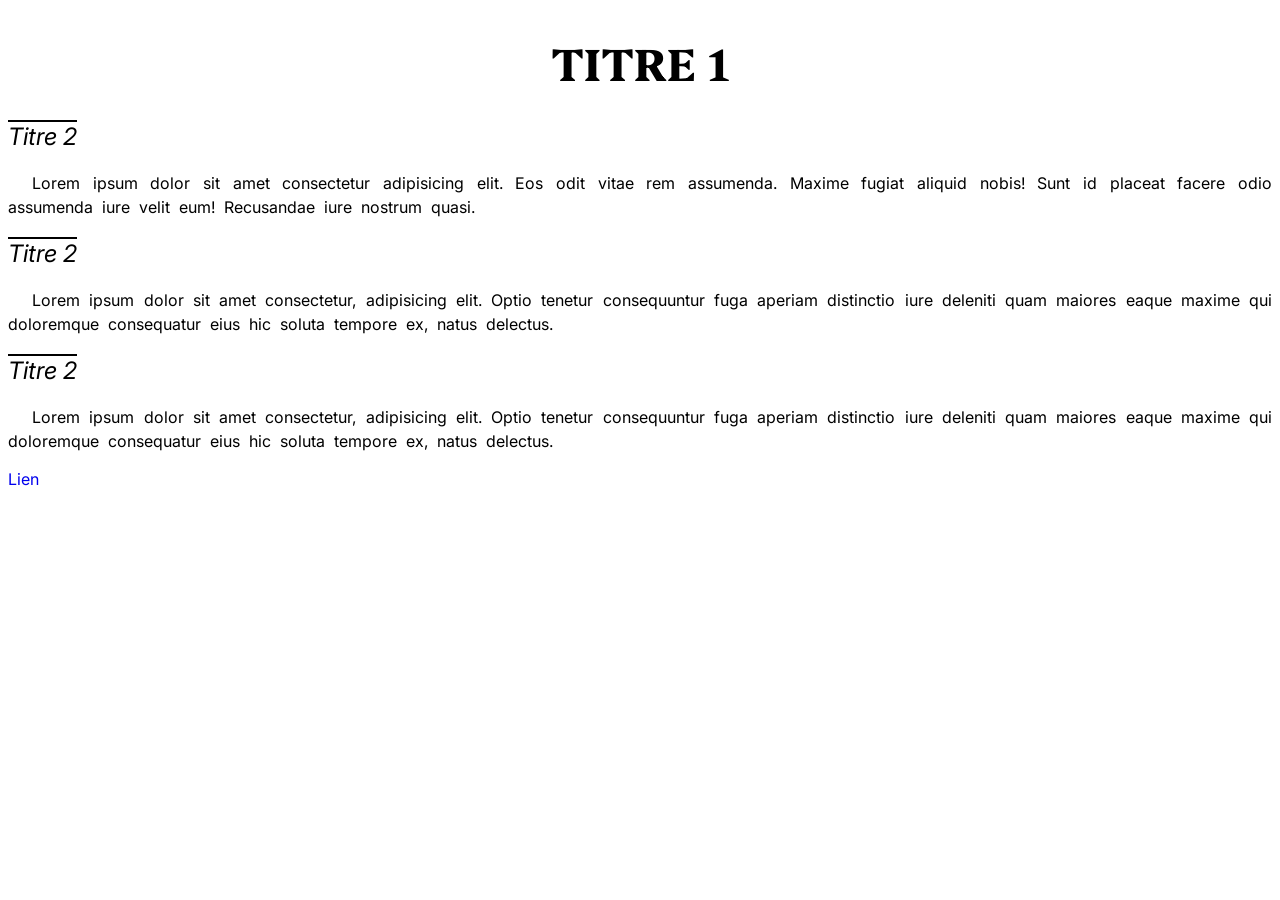
<file: cours/01_formatage_text/index.html>
<!DOCTYPE html>
<html lang="en">
<head>
   <meta charset="UTF-8">
   <meta name="viewport" content="width=device-width, initial-scale=1.0">
   <title>Formatage texte</title>
   <link rel="stylesheet" href="assets/css/style.css">
   <!-- <link rel="preconnect" href="https://fonts.googleapis.com">
   <link rel="preconnect" href="https://fonts.gstatic.com" crossorigin>
   <link href="https://fonts.googleapis.com/css2?family=Inter:wght@100..900&display=swap" rel="stylesheet"> -->
</head>
<body>
   
   <h1>Titre 1</h1>

   <h2>Ti<span class="hidden">tre</span> 2</h2>
   
   <p>Lorem ipsum dolor sit amet consectetur adipisicing elit. Eos odit vitae rem assumenda. Maxime fugiat aliquid nobis! Sunt id placeat facere odio assumenda iure velit eum! Recusandae iure nostrum quasi.</p>
   
   <h2>Titre 2</h2>

   <p>Lorem ipsum dolor sit amet consectetur, adipisicing elit. Optio tenetur consequuntur fuga aperiam distinctio iure deleniti quam maiores eaque maxime qui doloremque consequatur eius hic soluta tempore ex, natus delectus.</p>
   
   <h2>Titre 2</h2>

   <p>Lorem ipsum dolor sit amet consectetur, adipisicing elit. Optio tenetur consequuntur fuga aperiam distinctio iure deleniti quam maiores eaque maxime qui doloremque consequatur eius hic soluta tempore ex, natus delectus.</p>

   <a href="https://goole.com" class="'btn">Lien</a>

</body>
</html>
</file>
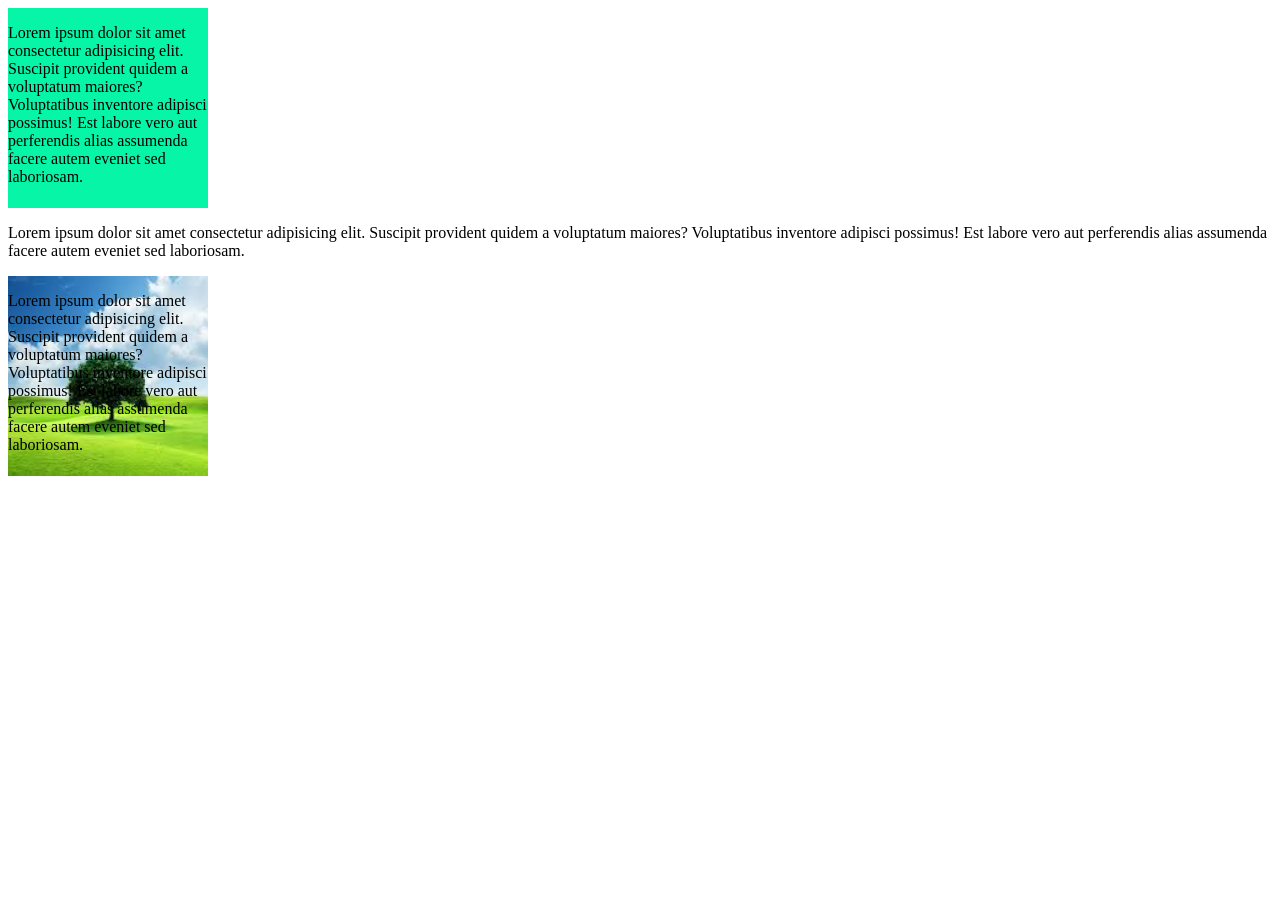
<file: cours/02_border_shadow/index.html>
<!DOCTYPE html>
<html lang="en">
<head>
   <meta charset="UTF-8">
   <meta name="viewport" content="width=device-width, initial-scale=1.0">
   <title>Document</title>
   <link rel="stylesheet" href="assets/css/style.css">
</head>
<body>
   
   <div class="box">
      <p>Lorem ipsum dolor sit amet consectetur adipisicing elit. Suscipit provident quidem a voluptatum maiores? Voluptatibus inventore adipisci possimus! Est labore vero aut perferendis alias assumenda facere autem eveniet sed laboriosam.
      </p>
   </div>

      <p>Lorem ipsum dolor sit amet consectetur adipisicing elit. Suscipit provident quidem a voluptatum maiores? Voluptatibus inventore adipisci possimus! Est labore vero aut perferendis alias assumenda facere autem eveniet sed laboriosam.
      </p>


   <div class="bkg-img">
      <p>Lorem ipsum dolor sit amet consectetur adipisicing elit. Suscipit provident quidem a voluptatum maiores? Voluptatibus inventore adipisci possimus! Est labore vero aut perferendis alias assumenda facere autem eveniet sed laboriosam.
      </p>
   </div>
  

</body>
</html>
</file>
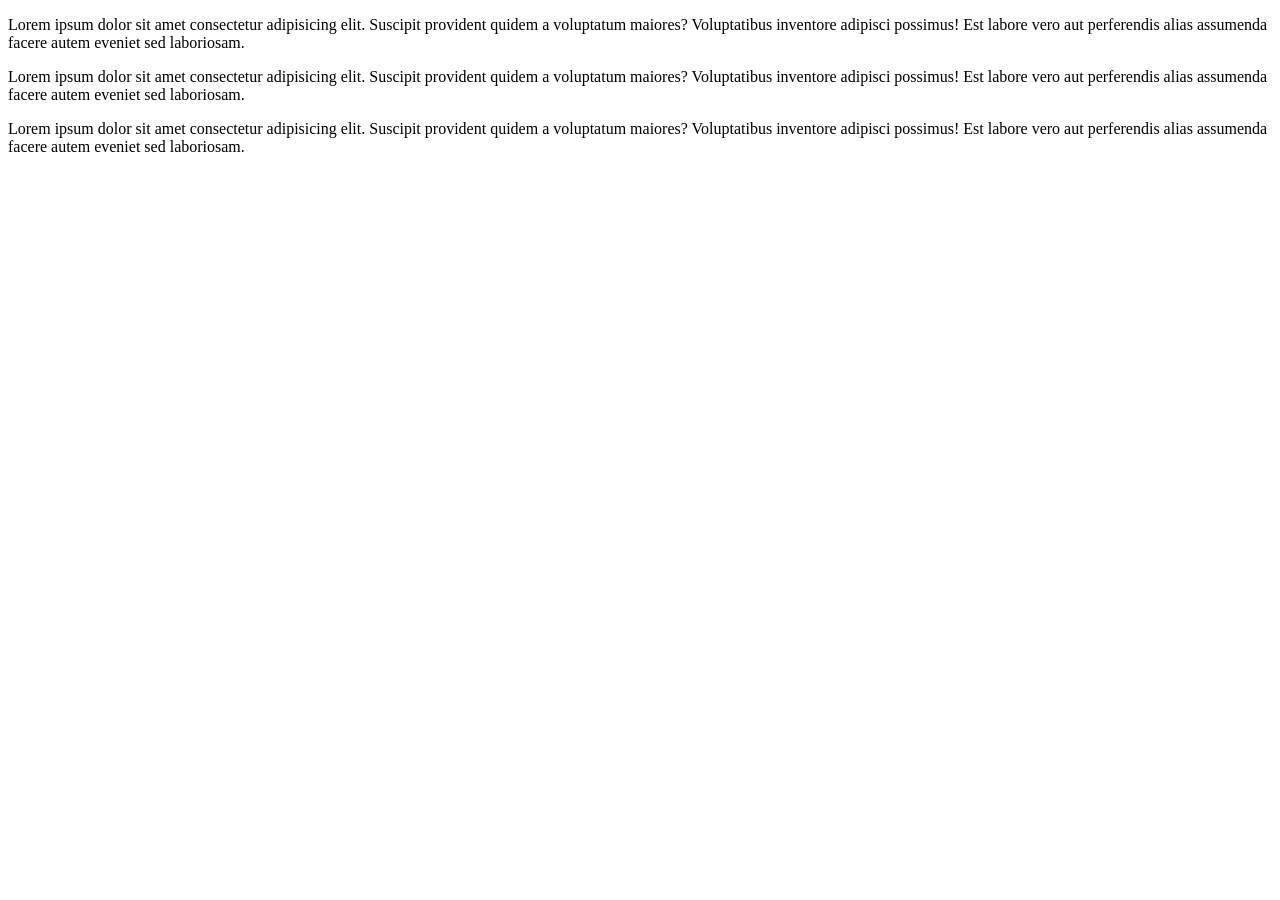
<file: cours/03_background_color/index.html>
<!DOCTYPE html>
<html lang="en">
<head>
   <meta charset="UTF-8">
   <meta name="viewport" content="width=device-width, initial-scale=1.0">
   <title>Document</title>
</head>
<body>
   <div class="box">
      <p>Lorem ipsum dolor sit amet consectetur adipisicing elit. Suscipit provident quidem a voluptatum maiores? Voluptatibus inventore adipisci possimus! Est labore vero aut perferendis alias assumenda facere autem eveniet sed laboriosam.
      </p>
   </div>

      <p>Lorem ipsum dolor sit amet consectetur adipisicing elit. Suscipit provident quidem a voluptatum maiores? Voluptatibus inventore adipisci possimus! Est labore vero aut perferendis alias assumenda facere autem eveniet sed laboriosam.
      </p>


   <div class="bkg-img">
      <p>Lorem ipsum dolor sit amet consectetur adipisicing elit. Suscipit provident quidem a voluptatum maiores? Voluptatibus inventore adipisci possimus! Est labore vero aut perferendis alias assumenda facere autem eveniet sed laboriosam.
      </p>
   </div>
</body>
</html>
</file>
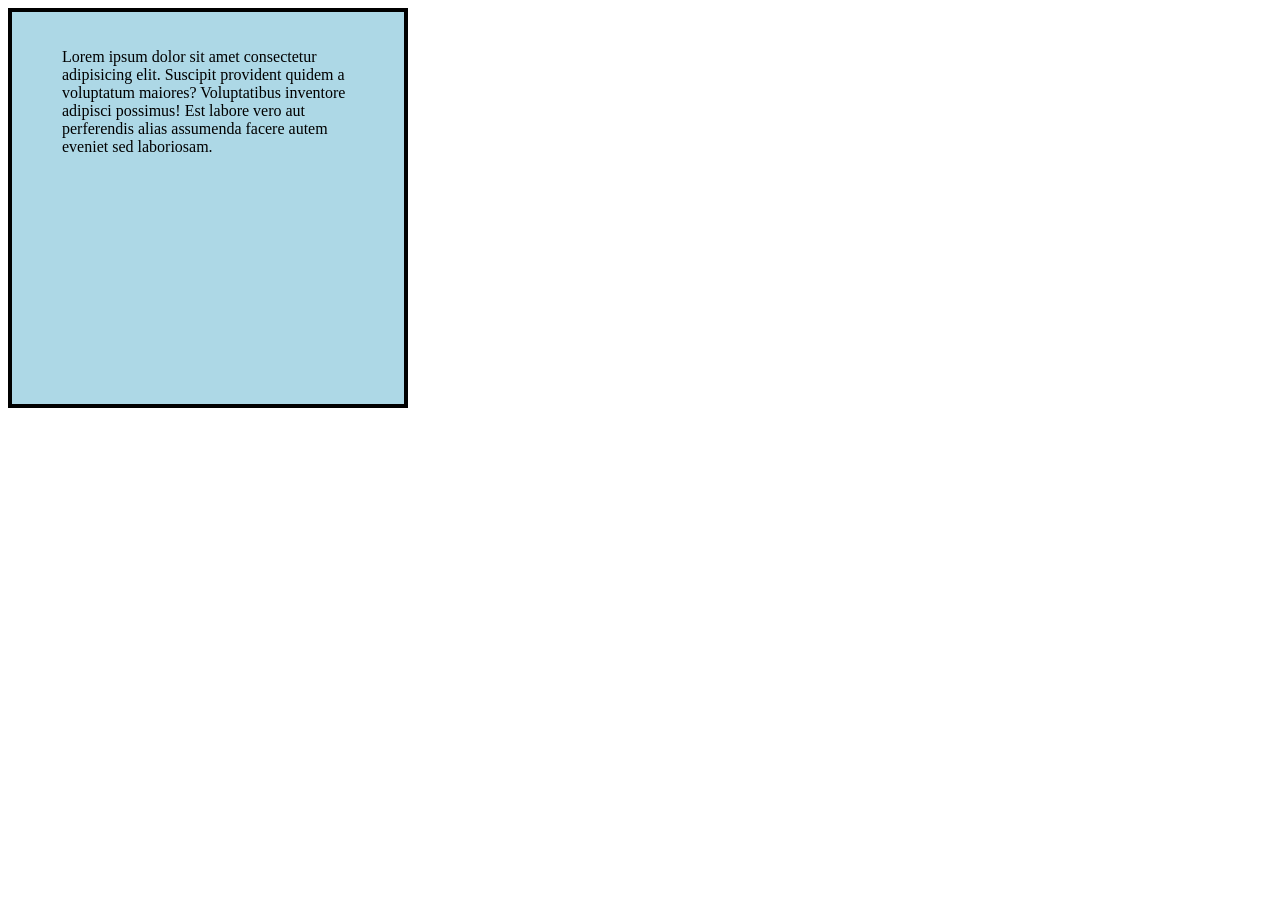
<file: cours/04_box_model/index.html>
<!DOCTYPE html>
<html lang="en">
<head>
   <meta charset="UTF-8">
   <meta name="viewport" content="width=device-width, initial-scale=1.0">
   <title>Document</title>
   <link rel="stylesheet" href="assets/css/style.css">
</head>
<body>
   
   <div class="box">
      <p>Lorem ipsum dolor sit amet consectetur adipisicing elit. Suscipit provident quidem a voluptatum maiores? Voluptatibus inventore adipisci possimus! Est labore vero aut perferendis alias assumenda facere autem eveniet sed laboriosam.
      </p>
   </div>

   </body>
</html>
</file>
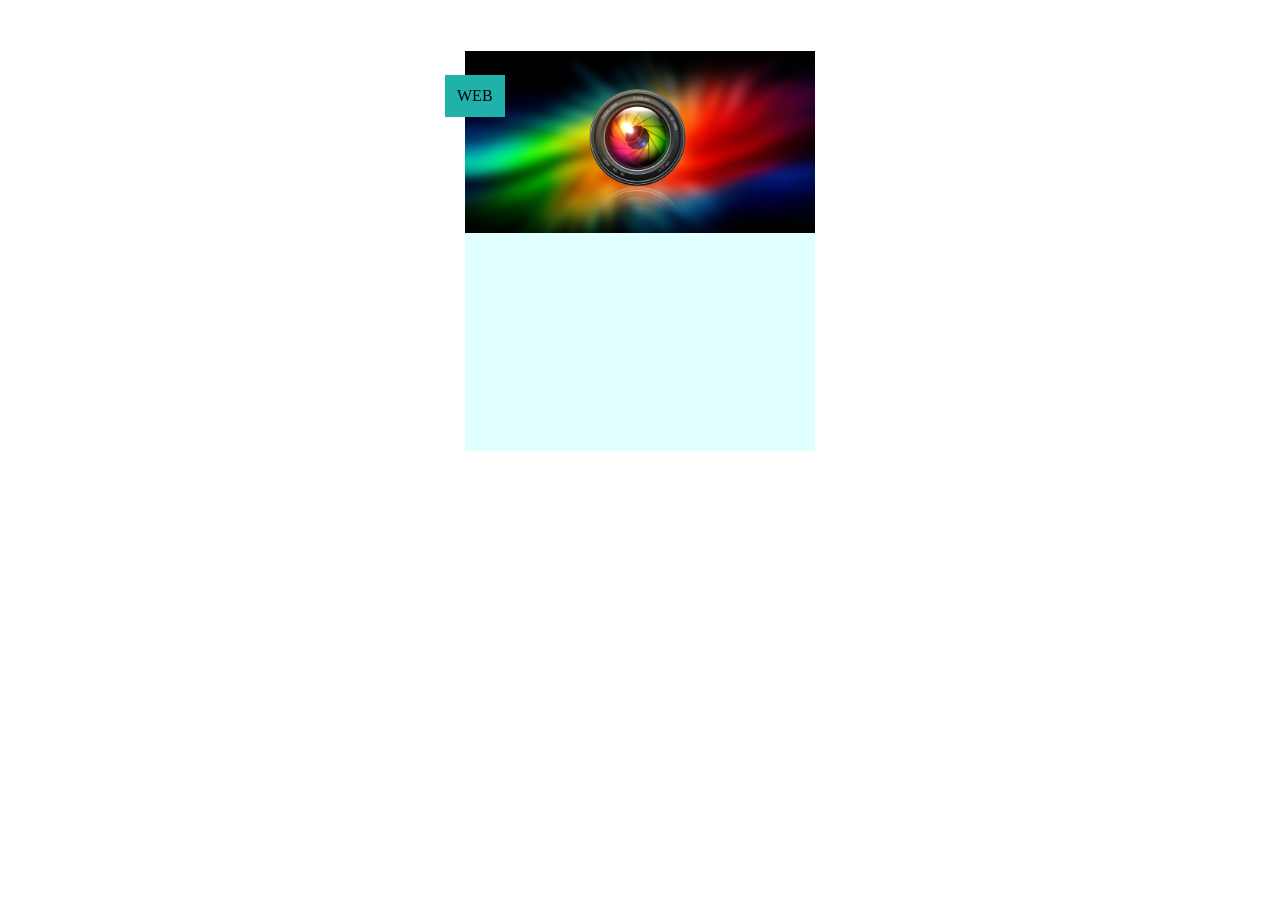
<file: cours/05_positionnement/index.html>
<!DOCTYPE html>
<html lang="en">
<head>
   <meta charset="UTF-8">
   <meta name="viewport" content="width=device-width, initial-scale=1.0">
   <title>Positionnement</title>
   <link rel="stylesheet" href="assets/css/style.css">
</head>
<body>
   <!-- <div class="c_1 box">Boite de type bloc 1</div>
   <div class="c_2 box">Boite de type bloc 2</div>
   <div class="c_3 box">Boite de type bloc 3</div>
   <div class="c_4 box">Boite de type bloc 4</div>
   <div class="c_5 box">Boite de type bloc 5</div> -->


   <div class="c_6">
      <img src="assets/img/img.jpg" alt="">
      <div class="category">WEB</div>
   </div>

</body>
</html>
</file>
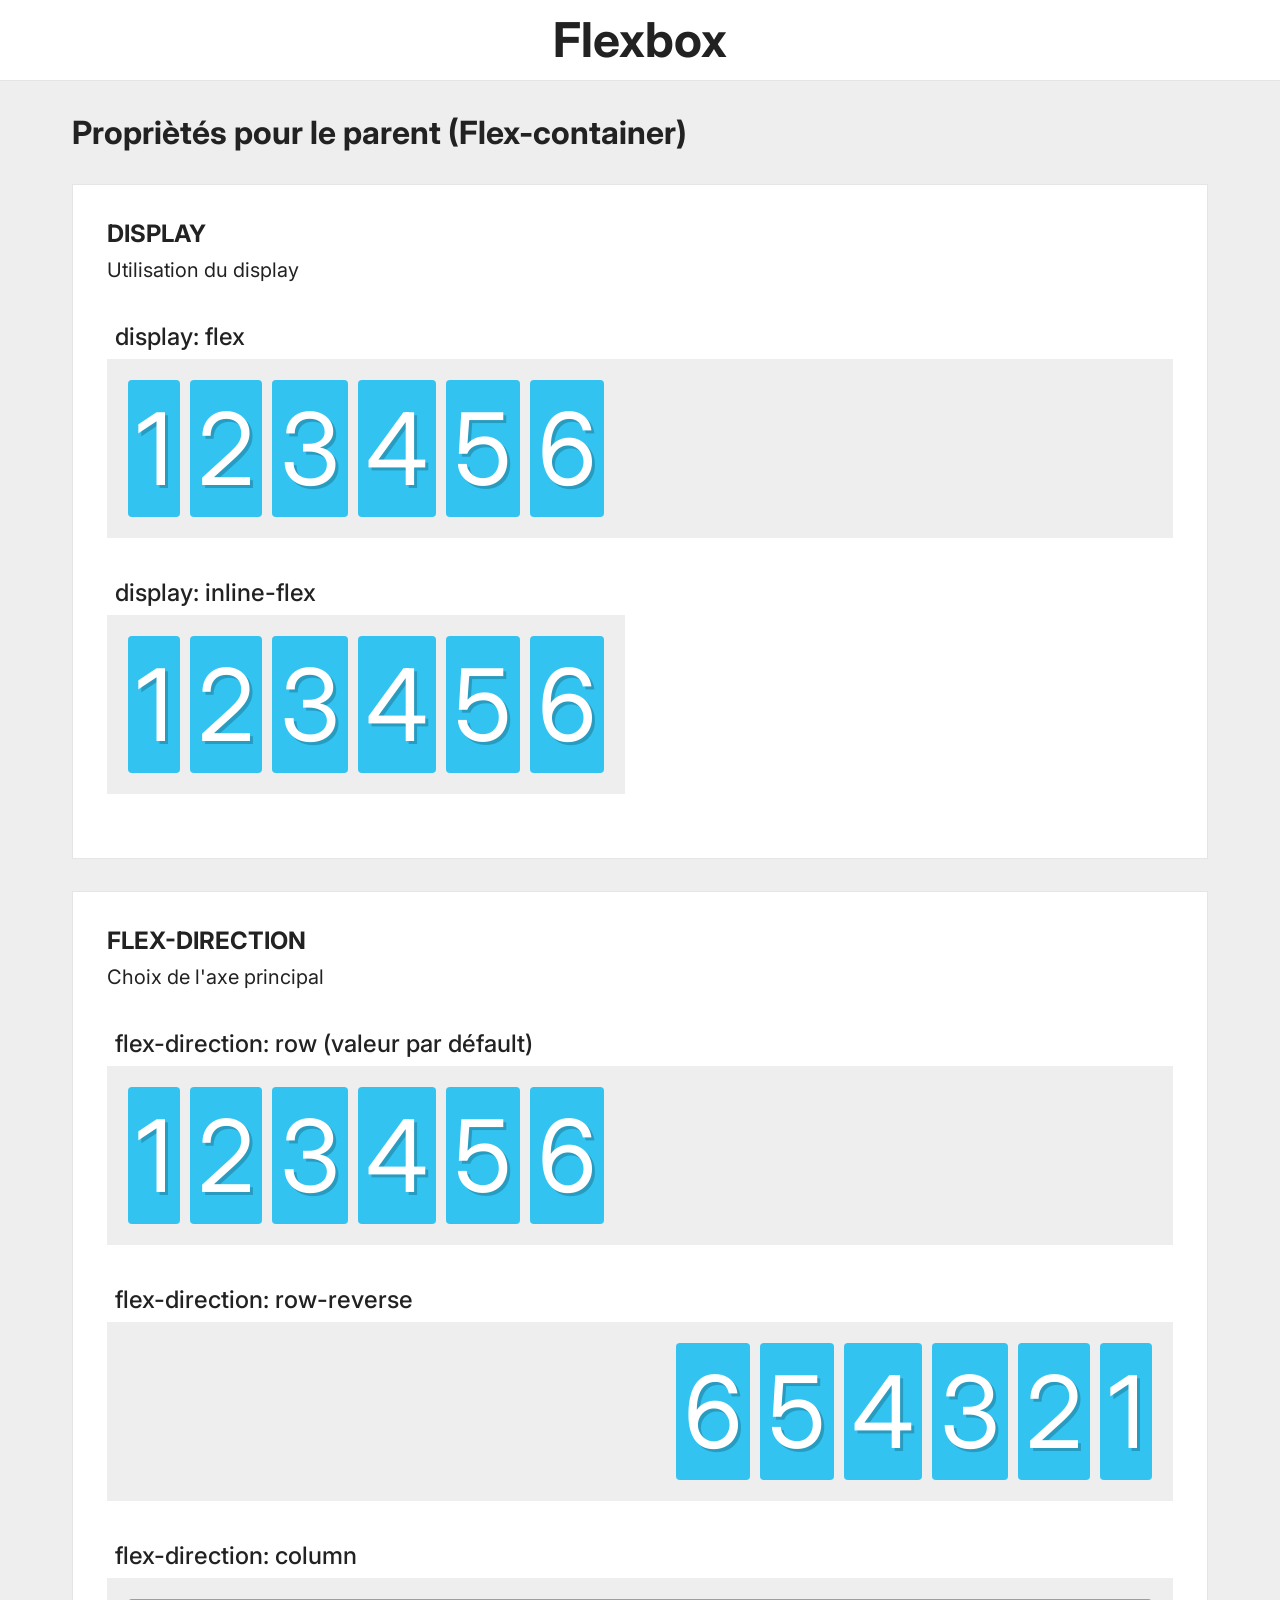
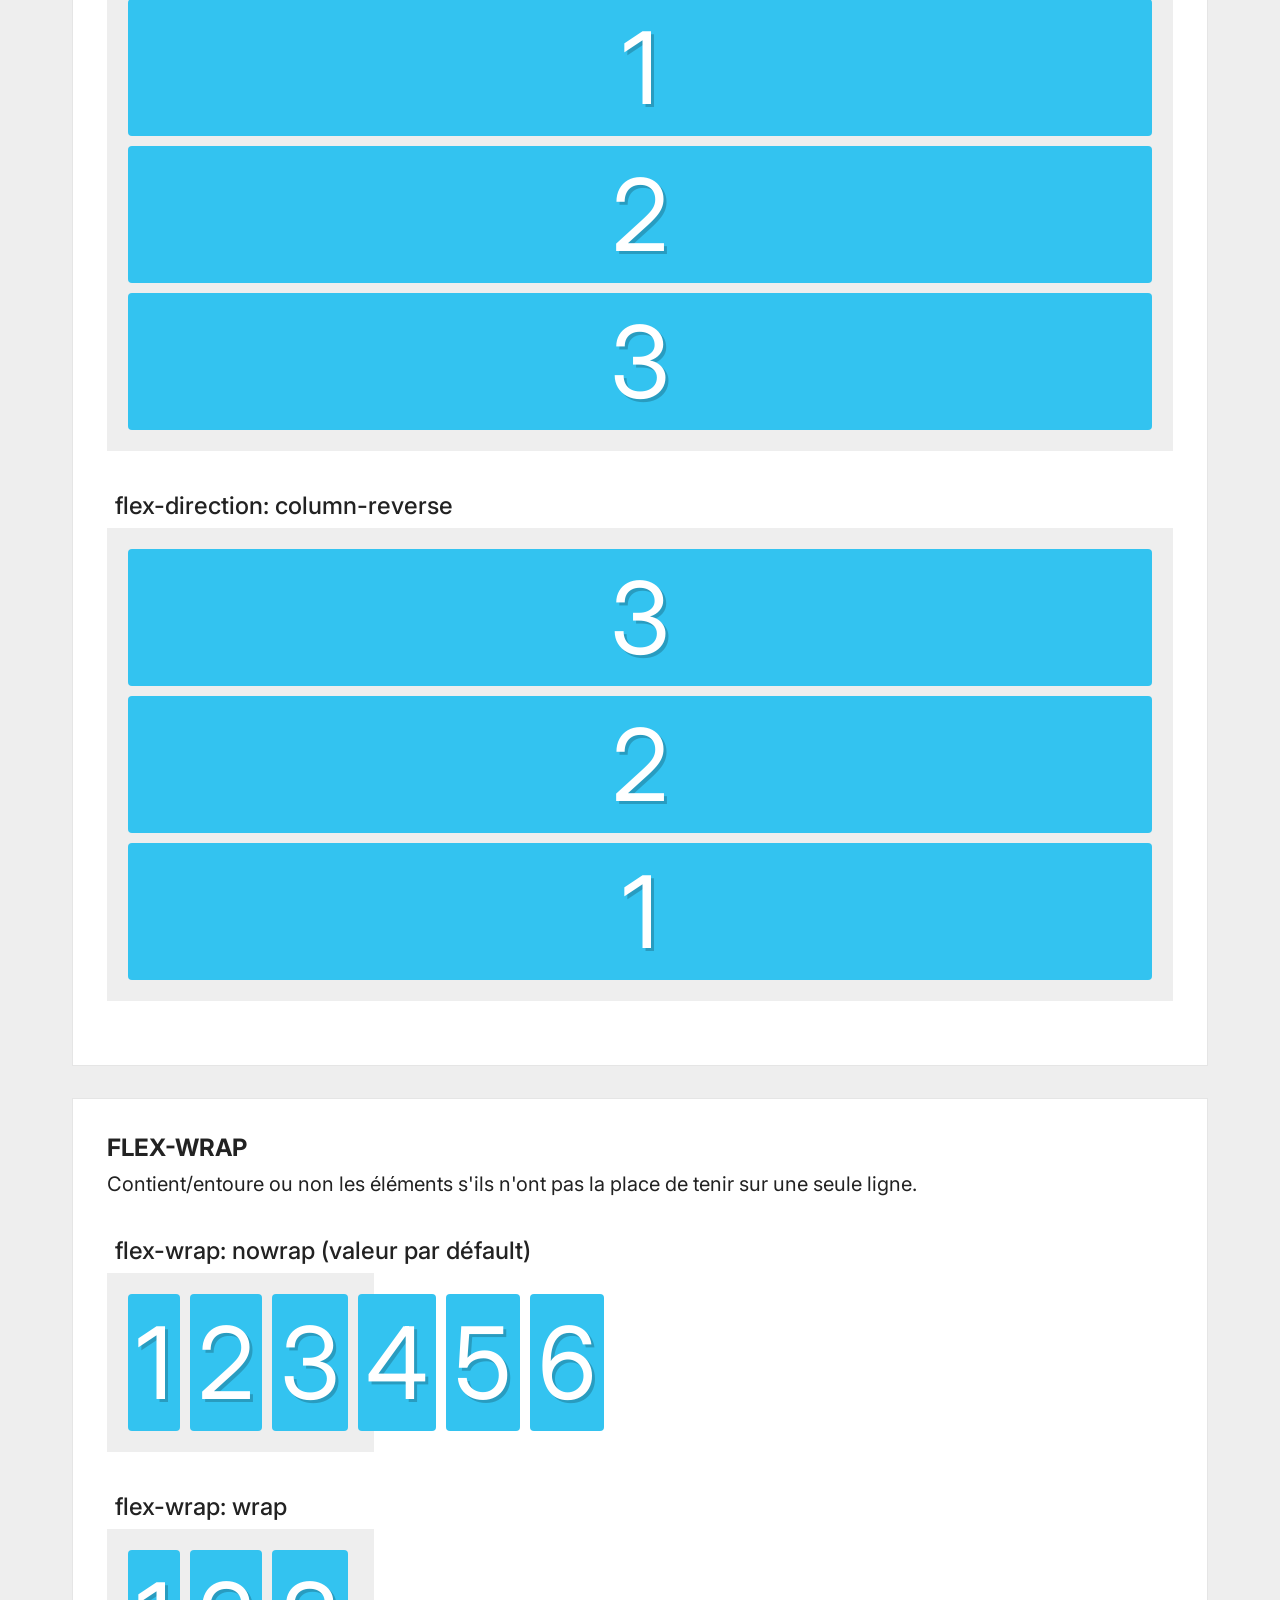
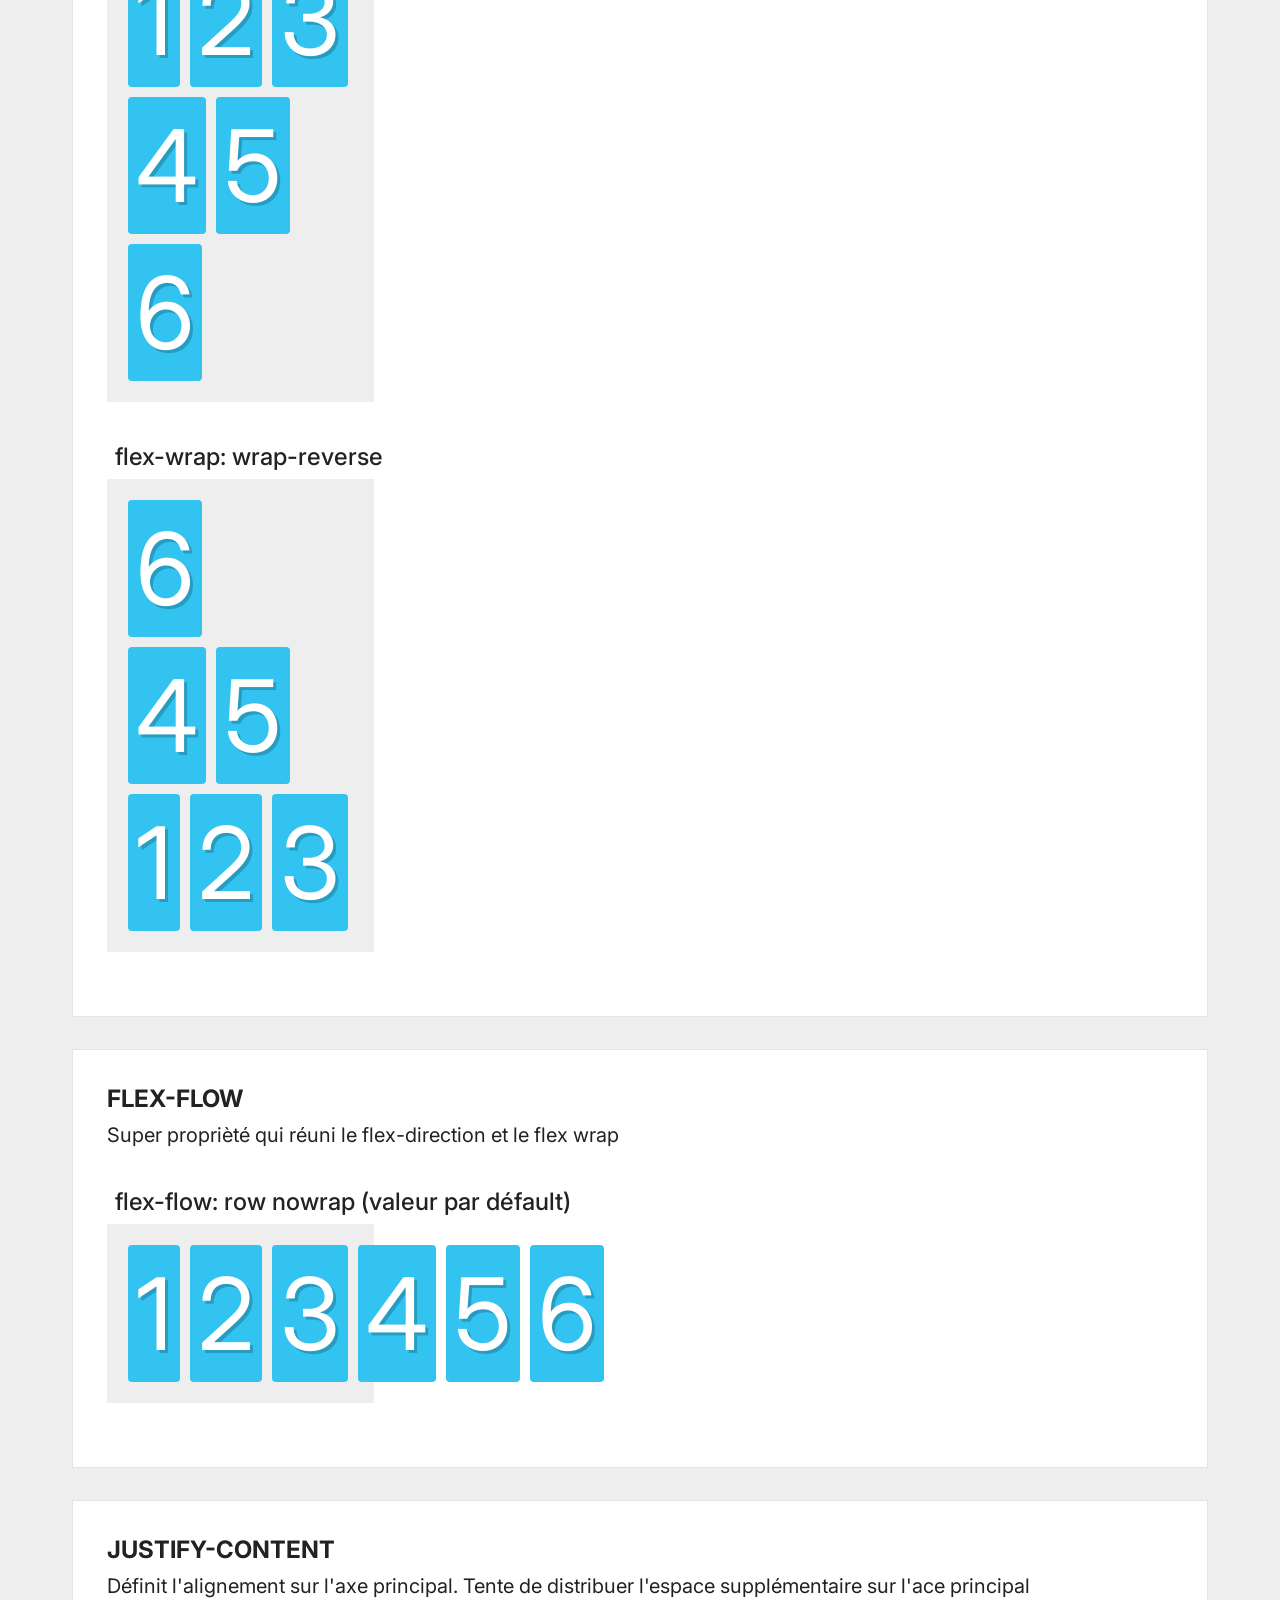
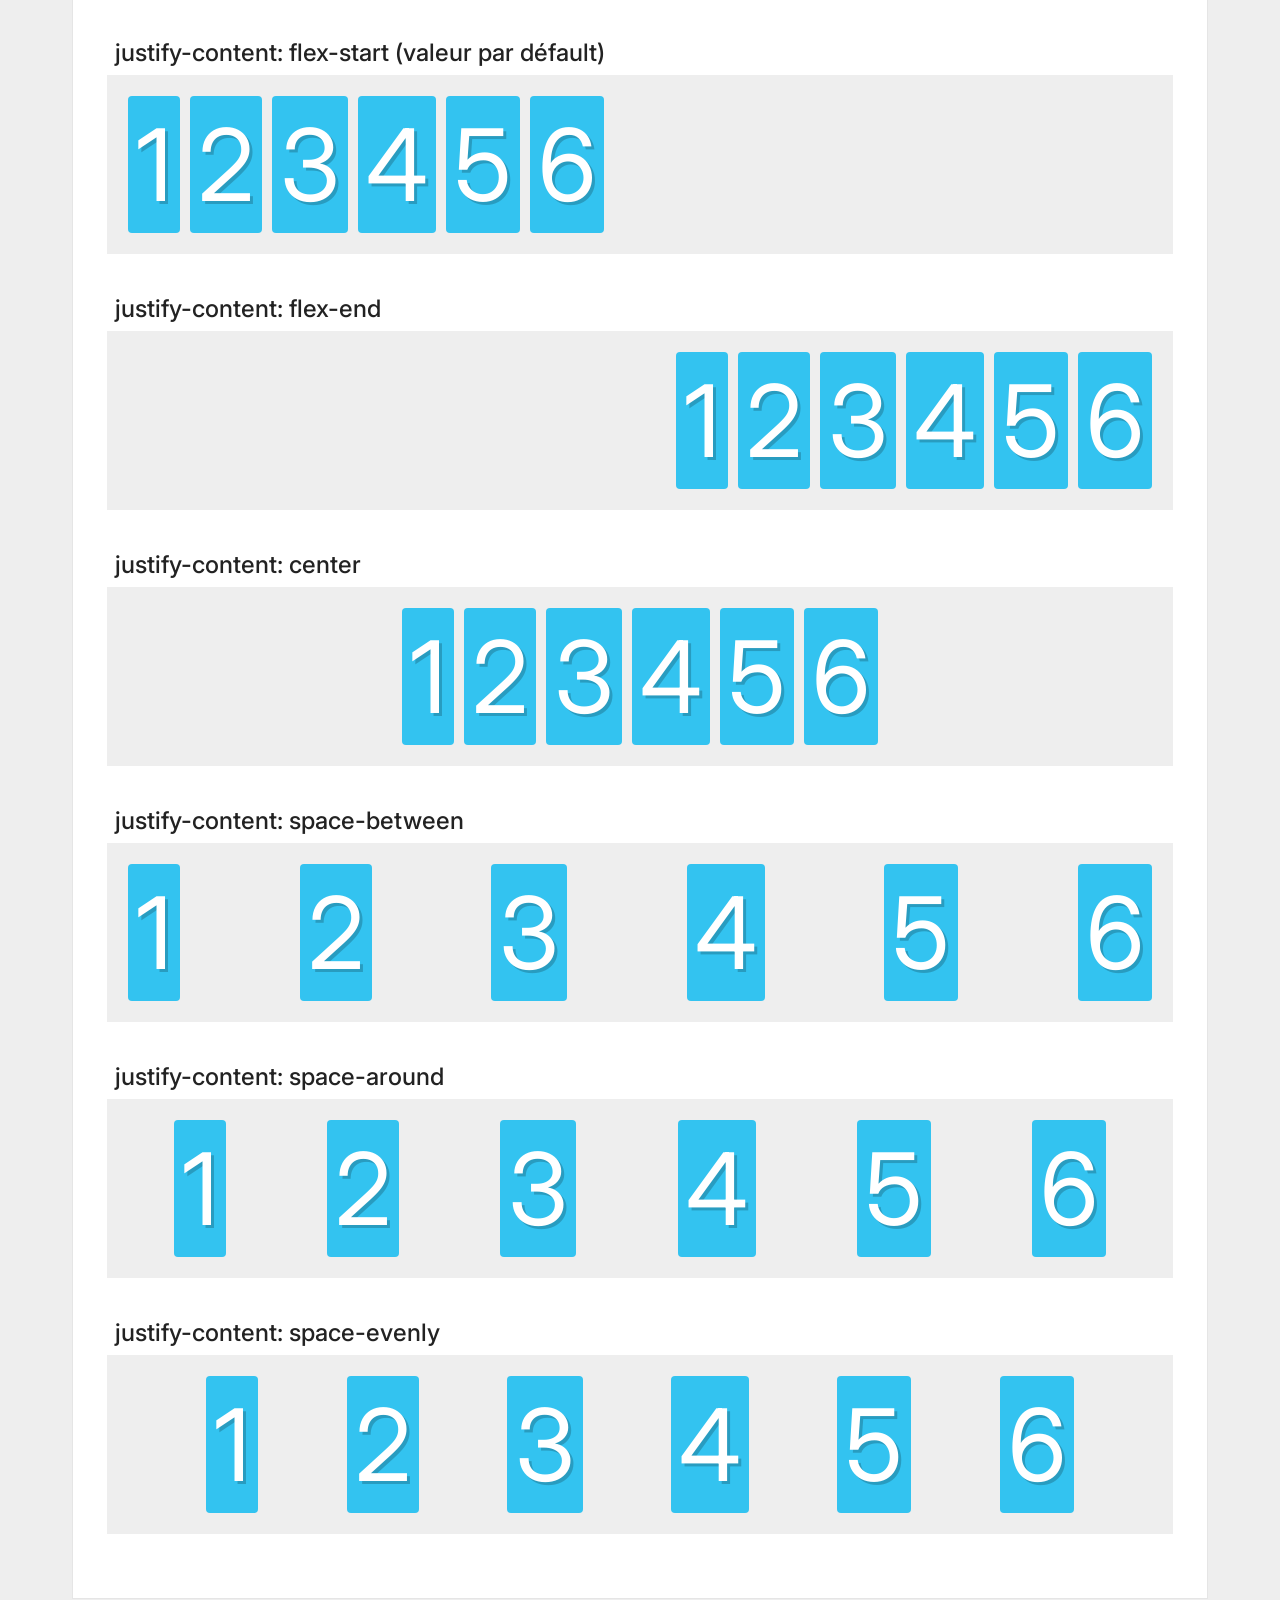
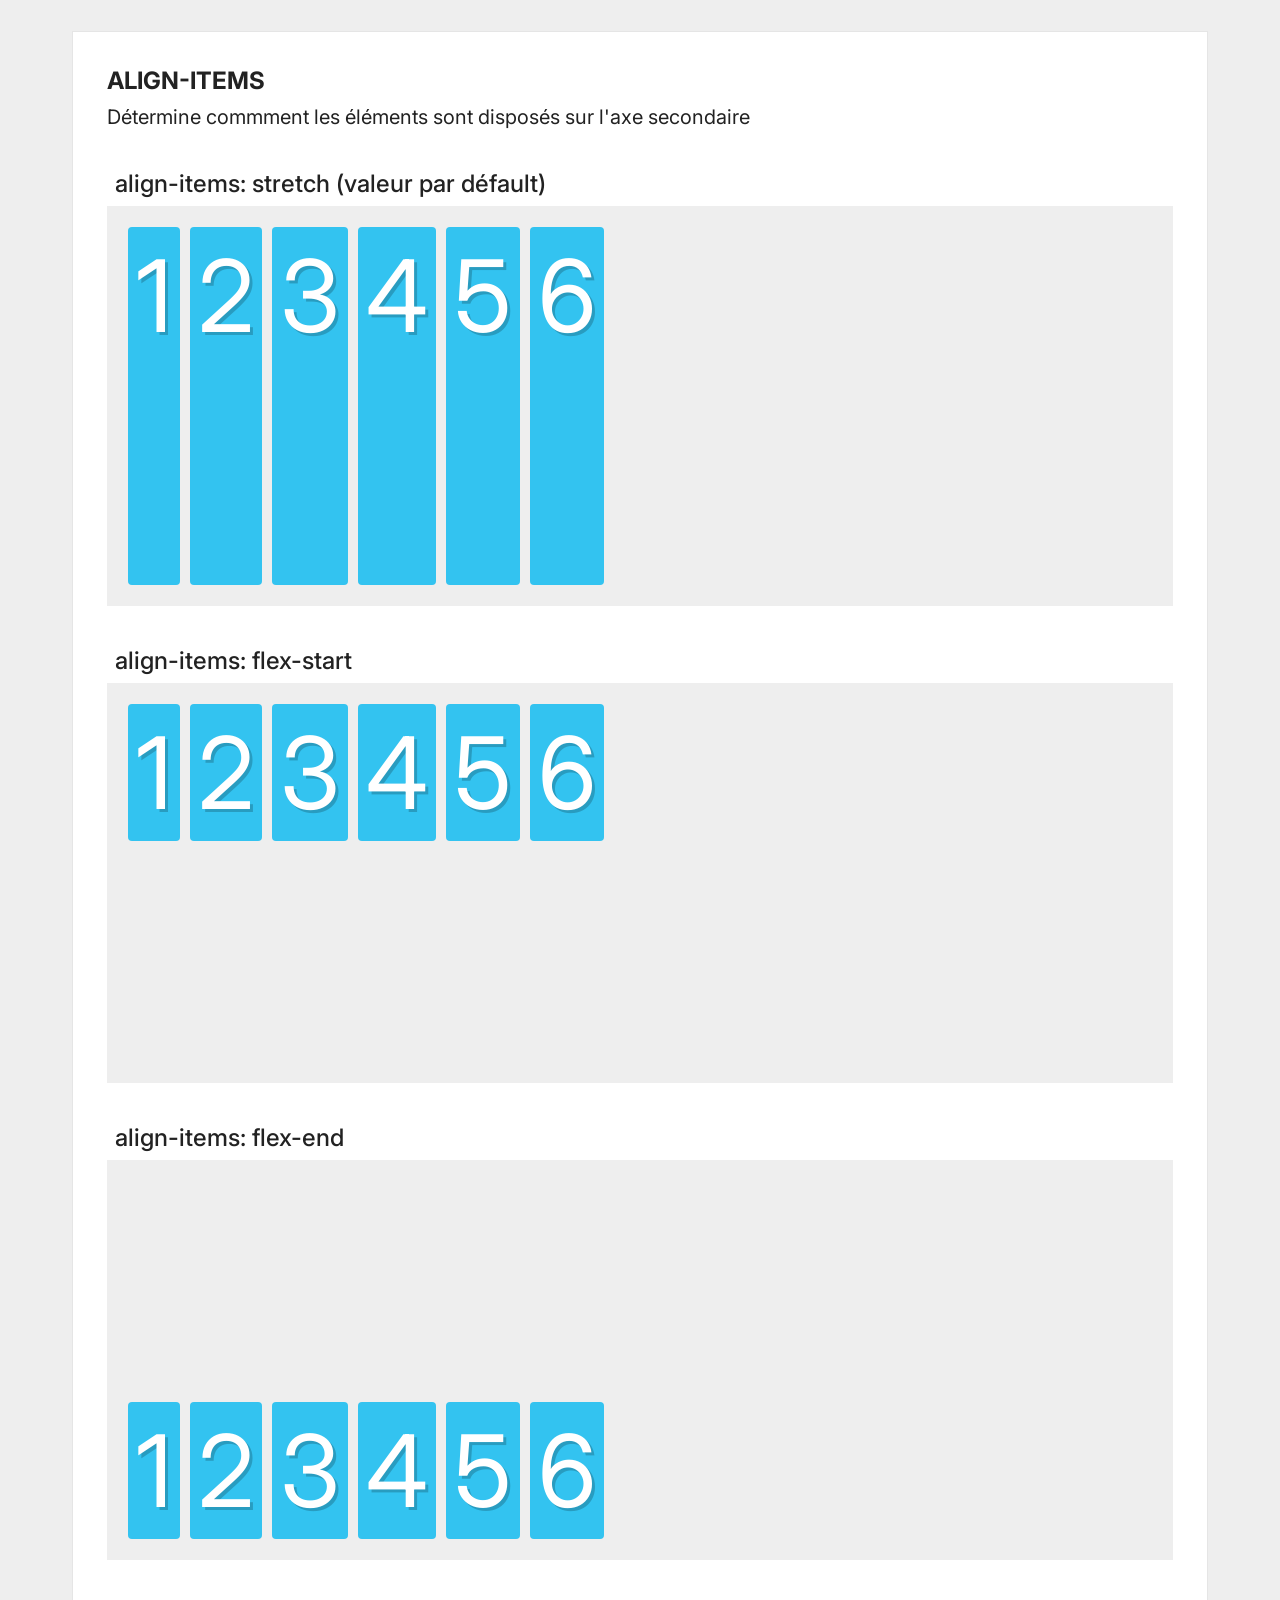
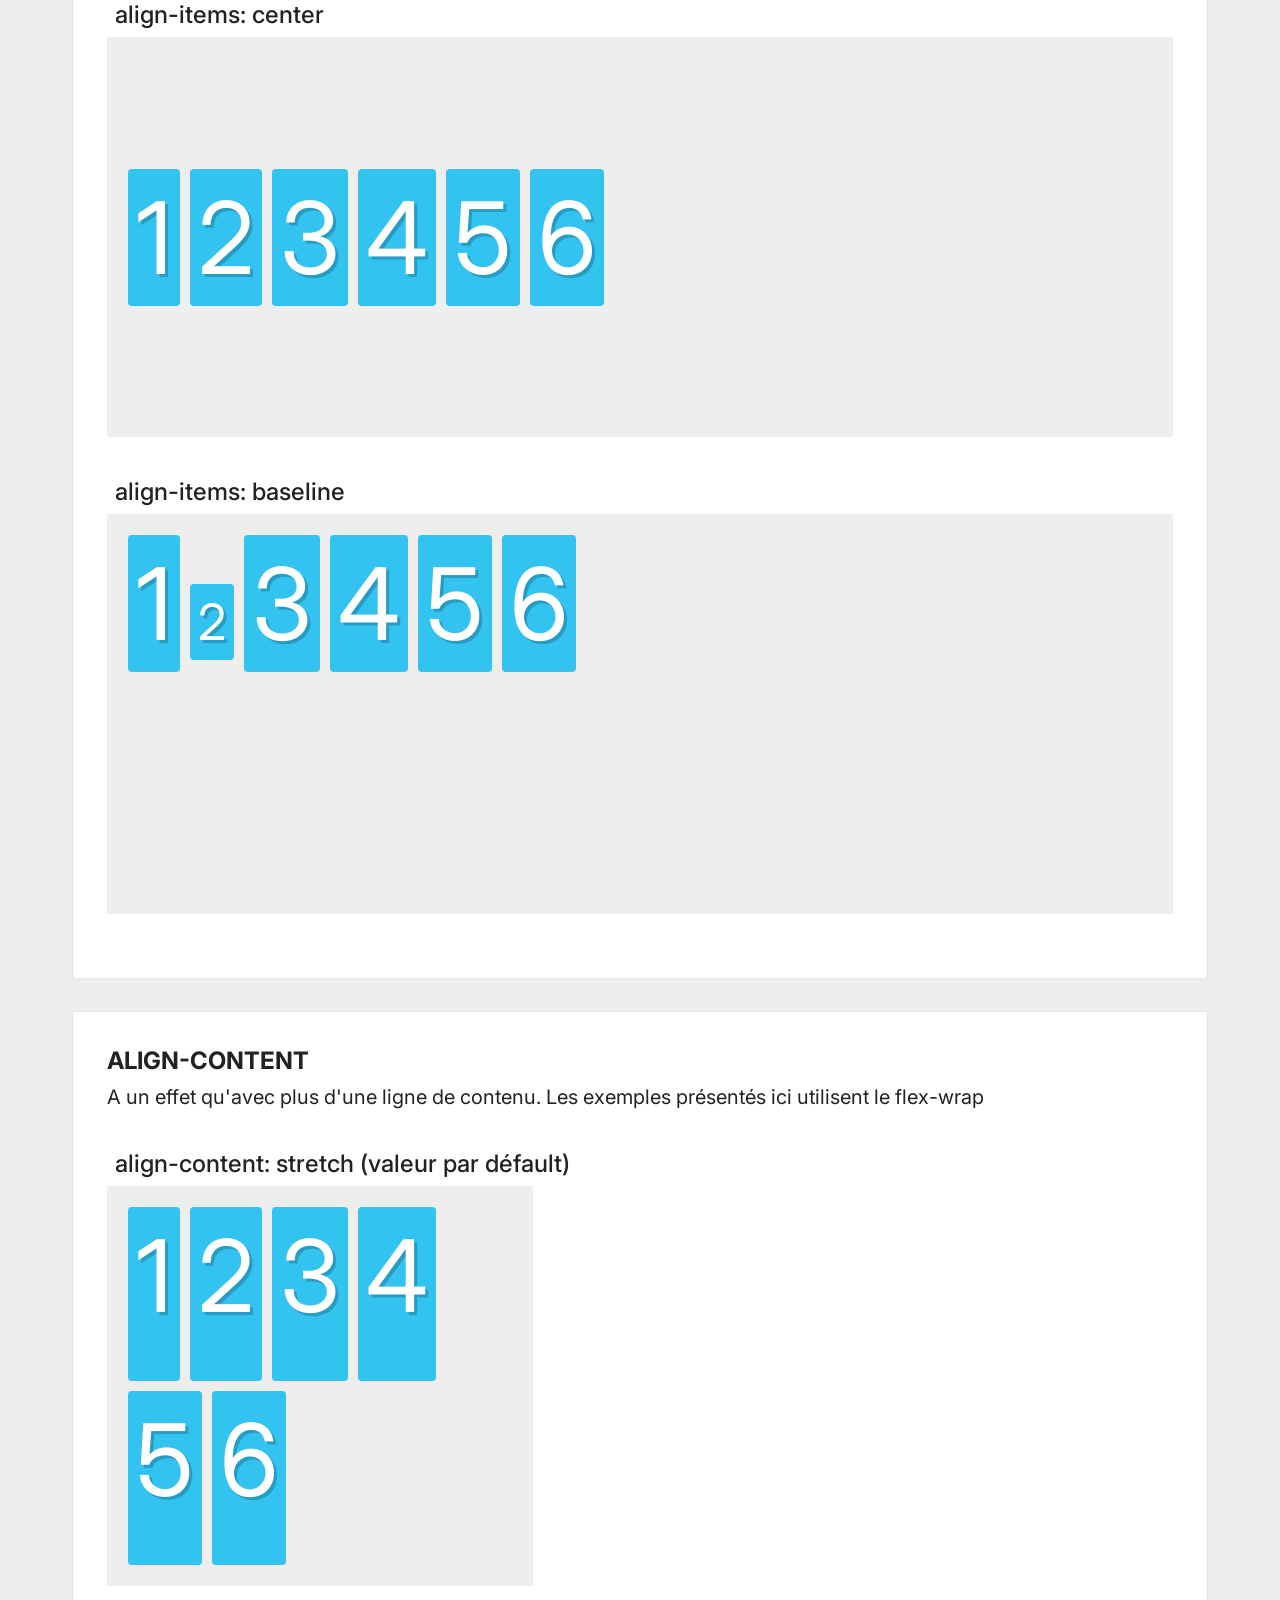
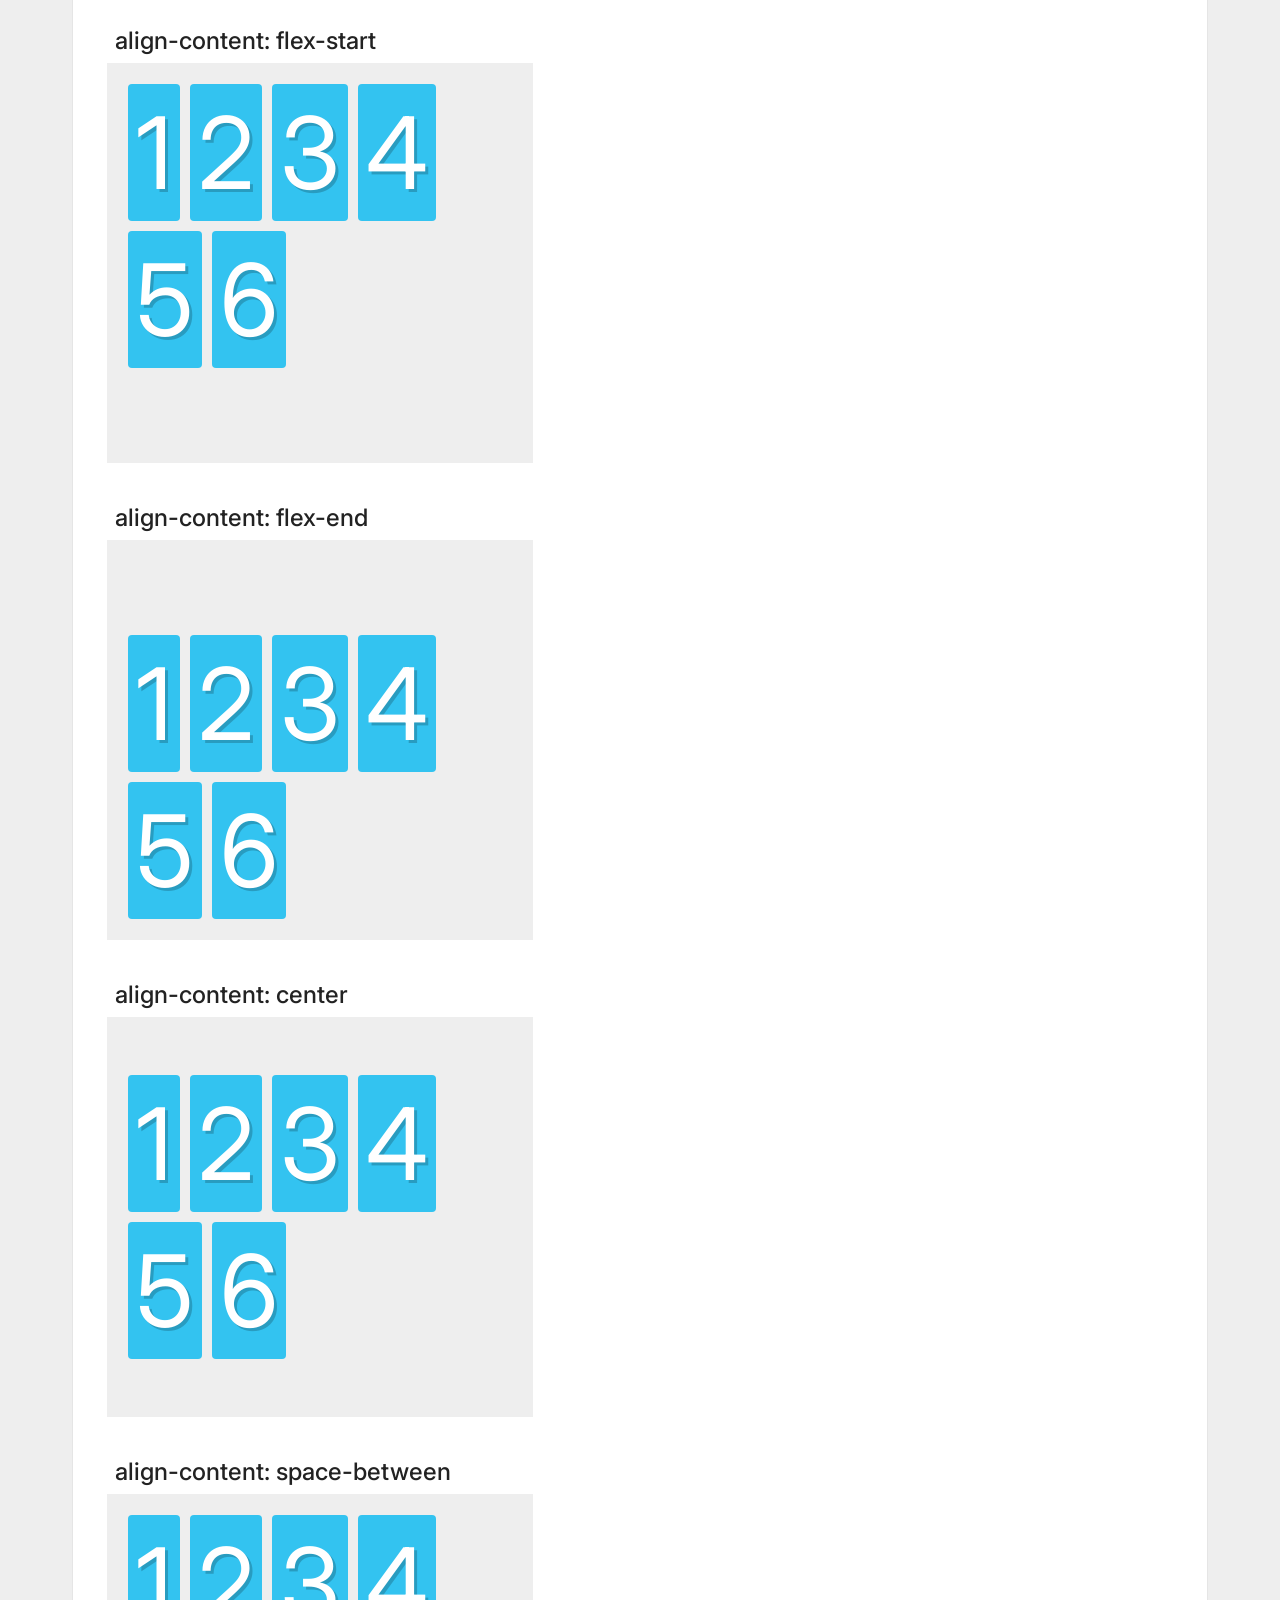
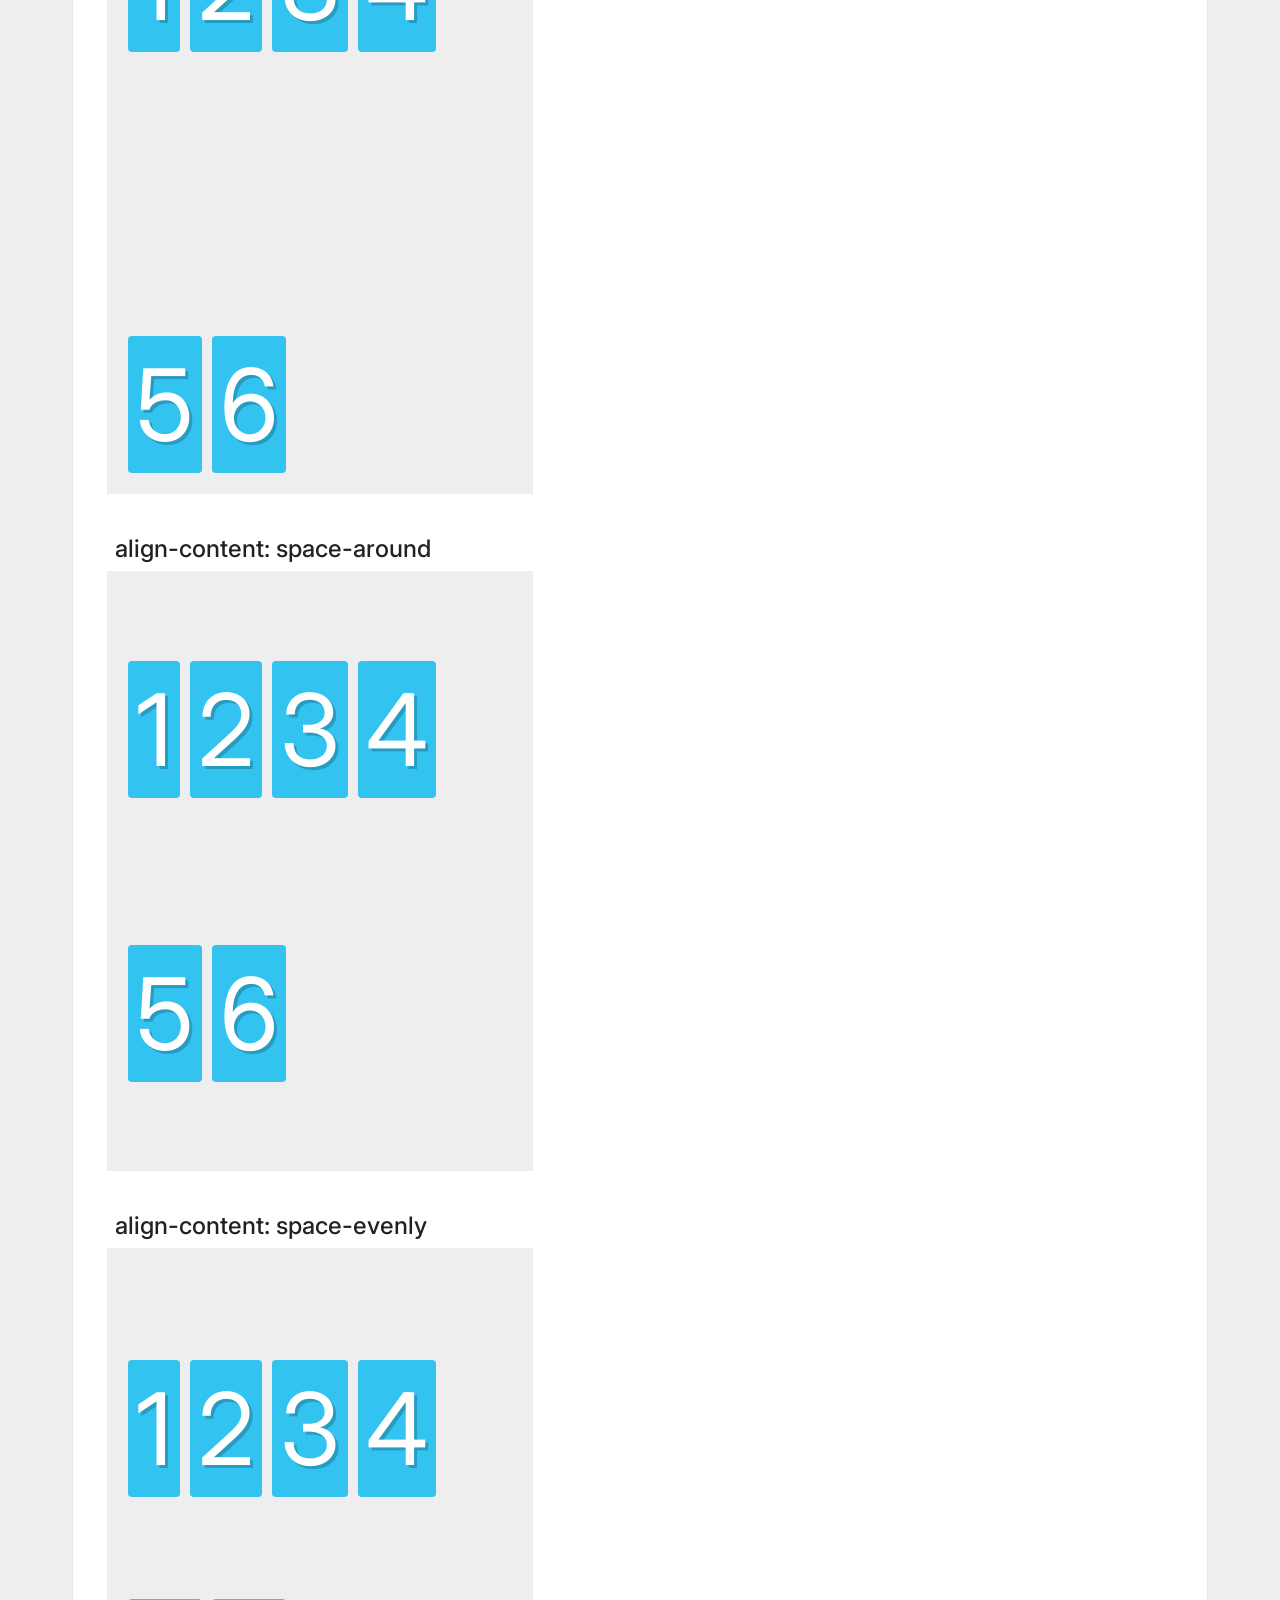
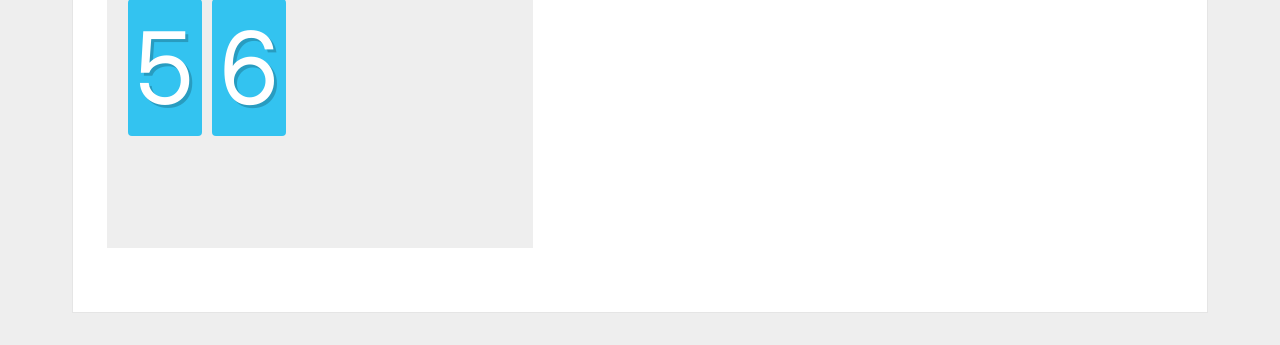
<file: cours/07_flexbox/index.html>
<!DOCTYPE html>
<html lang="en">
<head>
  <meta charset="UTF-8">
  <meta name="viewport" content="width=device-width, initial-scale=1.0">
  <link rel="stylesheet" href="assets/css/style.css">
  <title>Flexbox</title>
</head>
<body>
  <header>
    <h1>Flexbox</h1>
  </header>

  <main>

    <h2>Propriètés pour le parent (Flex-container)</h2>

    <section>
      <h3>display</h3>
      <p>Utilisation du display</p>
      <div class="example">
        <h4>display: flex</h4>
        <div class="container display-flex">
          <div class="item">1</div>
          <div class="item">2</div>
          <div class="item">3</div>
          <div class="item">4</div>
          <div class="item">5</div>
          <div class="item">6</div>
        </div>
      </div>
      <div class="example">
        <h4>display: inline-flex</h4>
        <div class="container display-inline-flex">
          <div class="item">1</div>
          <div class="item">2</div>
          <div class="item">3</div>
          <div class="item">4</div>
          <div class="item">5</div>
          <div class="item">6</div>
        </div>
      </div>
    </section>

    <section>
      <h3>flex-direction</h3>
      <p>Choix de l'axe principal</p>
      <div class="example">
        <h4>flex-direction: row (valeur par défault)</h4>
        <div class="container display-flex">
          <div class="item">1</div>
          <div class="item">2</div>
          <div class="item">3</div>
          <div class="item">4</div>
          <div class="item">5</div>
          <div class="item">6</div>
        </div>
      </div>
      <div class="example">
        <h4>flex-direction: row-reverse</h4>
        <div class="container display-flex fd-row-reverse">
          <div class="item">1</div>
          <div class="item">2</div>
          <div class="item">3</div>
          <div class="item">4</div>
          <div class="item">5</div>
          <div class="item">6</div>
        </div>
      </div>
      <div class="example">
        <h4>flex-direction: column </h4>
        <div class="container display-flex fd-column">
          <div class="item">1</div>
          <div class="item">2</div>
          <div class="item">3</div>
        </div>
      </div>
      <div class="example">
        <h4>flex-direction: column-reverse</h4>
        <div class="container display-flex  fd-column-reverse">
          <div class="item">1</div>
          <div class="item">2</div>
          <div class="item">3</div>
        </div>
      </div>
    </section>

    <section>
      <h3>flex-wrap</h3>
      <p>Contient/entoure ou non les éléments s'ils n'ont pas la place de tenir sur une seule ligne.</p>
      <div class="example">
        <h4>flex-wrap: nowrap (valeur par défault)</h4>
        <div class="container display-flex fw-nowrap">
          <div class="item">1</div>
          <div class="item">2</div>
          <div class="item">3</div>
          <div class="item">4</div>
          <div class="item">5</div>
          <div class="item">6</div>
        </div>
      </div>
      <div class="example">
        <h4>flex-wrap: wrap</h4>
        <div class="container display-flex fw-wrap">
          <div class="item">1</div>
          <div class="item">2</div>
          <div class="item">3</div>
          <div class="item">4</div>
          <div class="item">5</div>
          <div class="item">6</div>
        </div>
      </div>
      <div class="example">
        <h4>flex-wrap: wrap-reverse</h4>
        <div class="container display-flex fw-wrap-reverse">
          <div class="item">1</div>
          <div class="item">2</div>
          <div class="item">3</div>
          <div class="item">4</div>
          <div class="item">5</div>
          <div class="item">6</div>
        </div>
      </div>
    </section>

    <section>
      <h3>flex-flow</h3>
      <p>Super proprièté qui réuni le flex-direction et le flex wrap</p>
      <div class="example">
        <h4>flex-flow: row nowrap (valeur par défault)</h4>
        <div class="container display-flex fw-nowrap">
          <div class="item">1</div>
          <div class="item">2</div>
          <div class="item">3</div>
          <div class="item">4</div>
          <div class="item">5</div>
          <div class="item">6</div>
        </div>
      </div>
    </section>

    <section>
      <h3>justify-content</h3>
      <p>Définit l'alignement sur l'axe principal. Tente de distribuer l'espace supplémentaire sur l'ace principal</p>
      <div class="example">
        <h4>justify-content: flex-start (valeur par défault)</h4>
        <div class="container display-flex jc-flex-start">
          <div class="item">1</div>
          <div class="item">2</div>
          <div class="item">3</div>
          <div class="item">4</div>
          <div class="item">5</div>
          <div class="item">6</div>
        </div>
      </div>

      <div class="example">
        <h4>justify-content: flex-end </h4>
        <div class="container display-flex jc-flex-end">
          <div class="item">1</div>
          <div class="item">2</div>
          <div class="item">3</div>
          <div class="item">4</div>
          <div class="item">5</div>
          <div class="item">6</div>
        </div>
      </div>

      <div class="example">
        <h4>justify-content: center </h4>
        <div class="container display-flex jc-center">
          <div class="item">1</div>
          <div class="item">2</div>
          <div class="item">3</div>
          <div class="item">4</div>
          <div class="item">5</div>
          <div class="item">6</div>
        </div>
      </div>

      <div class="example">
        <h4>justify-content: space-between </h4>
        <div class="container display-flex jc-space-between">
          <div class="item">1</div>
          <div class="item">2</div>
          <div class="item">3</div>
          <div class="item">4</div>
          <div class="item">5</div>
          <div class="item">6</div>
        </div>
      </div>
      
      <div class="example">
        <h4>justify-content: space-around </h4>
        <div class="container display-flex jc-space-around">
          <div class="item">1</div>
          <div class="item">2</div>
          <div class="item">3</div>
          <div class="item">4</div>
          <div class="item">5</div>
          <div class="item">6</div>
        </div>
      </div>

      <div class="example">
        <h4>justify-content: space-evenly </h4>
        <div class="container display-flex jc-space-evenly">
          <div class="item">1</div>
          <div class="item">2</div>
          <div class="item">3</div>
          <div class="item">4</div>
          <div class="item">5</div>
          <div class="item">6</div>
        </div>
      </div>

    </section>

    <section>
      <h3>align-items</h3>
      <p>Détermine commment les éléments sont disposés sur l'axe secondaire</p>
      <div class="example">
        <h4>align-items: stretch (valeur par défault)</h4>
        <div class="container display-flex ai-stretch">
          <div class="item">1</div>
          <div class="item">2</div>
          <div class="item">3</div>
          <div class="item">4</div>
          <div class="item">5</div>
          <div class="item">6</div>
        </div>
      </div>

      <div class="example">
        <h4>align-items: flex-start</h4>
        <div class="container display-flex ai-flex-start">
          <div class="item">1</div>
          <div class="item">2</div>
          <div class="item">3</div>
          <div class="item">4</div>
          <div class="item">5</div>
          <div class="item">6</div>
        </div>
      </div>

      <div class="example">
        <h4>align-items: flex-end</h4>
        <div class="container display-flex ai-flex-end">
          <div class="item">1</div>
          <div class="item">2</div>
          <div class="item">3</div>
          <div class="item">4</div>
          <div class="item">5</div>
          <div class="item">6</div>
        </div>
      </div>

      <div class="example">
        <h4>align-items: center</h4>
        <div class="container display-flex ai-center">
          <div class="item">1</div>
          <div class="item">2</div>
          <div class="item">3</div>
          <div class="item">4</div>
          <div class="item">5</div>
          <div class="item">6</div>
        </div>
      </div>

      <div class="example">
        <h4>align-items: baseline</h4>
        <div class="container display-flex ai-baseline">
          <div class="item">1</div>
          <div class="item f-s-50">2</div>
          <div class="item">3</div>
          <div class="item">4</div>
          <div class="item">5</div>
          <div class="item">6</div>
        </div>
      </div>
    </section>


    <section>
      <h3>align-content</h3>
      <p>A un effet qu'avec plus d'une ligne de contenu. Les exemples présentés ici utilisent le flex-wrap</p>
      <div class="example">
        <h4>align-content: stretch (valeur par défault)</h4>
        <div class="container display-flex fw-wrap ac-stretch">
          <div class="item">1</div>
          <div class="item">2</div>
          <div class="item">3</div>
          <div class="item">4</div>
          <div class="item">5</div>
          <div class="item">6</div>
        </div>
      </div>

      <div class="example">
        <h4>align-content: flex-start</h4>
        <div class="container display-flex fw-wrap ac-flex-start">
          <div class="item">1</div>
          <div class="item">2</div>
          <div class="item">3</div>
          <div class="item">4</div>
          <div class="item">5</div>
          <div class="item">6</div>
        </div>
      </div>

      <div class="example">
        <h4>align-content: flex-end</h4>
        <div class="container display-flex fw-wrap ac-flex-end">
          <div class="item">1</div>
          <div class="item">2</div>
          <div class="item">3</div>
          <div class="item">4</div>
          <div class="item">5</div>
          <div class="item">6</div>
        </div>
      </div>

      <div class="example">
        <h4>align-content: center</h4>
        <div class="container display-flex fw-wrap ac-center">
          <div class="item">1</div>
          <div class="item">2</div>
          <div class="item">3</div>
          <div class="item">4</div>
          <div class="item">5</div>
          <div class="item">6</div>
        </div>
      </div>

      <div class="example">
        <h4>align-content: space-between</h4>
        <div class="container display-flex fw-wrap ac-space-between">
          <div class="item">1</div>
          <div class="item">2</div>
          <div class="item">3</div>
          <div class="item">4</div>
          <div class="item">5</div>
          <div class="item">6</div>
        </div>
      </div>

      <div class="example">
        <h4>align-content: space-around</h4>
        <div class="container display-flex fw-wrap ac-space-around">
          <div class="item">1</div>
          <div class="item">2</div>
          <div class="item">3</div>
          <div class="item">4</div>
          <div class="item">5</div>
          <div class="item">6</div>
        </div>
      </div>

      <div class="example">
        <h4>align-content: space-evenly</h4>
        <div class="container display-flex fw-wrap ac-space-evenly">
          <div class="item">1</div>
          <div class="item">2</div>
          <div class="item">3</div>
          <div class="item">4</div>
          <div class="item">5</div>
          <div class="item">6</div>
        </div>
      </div>

      
    </section>


  </main>
</body>
</html>
</file>
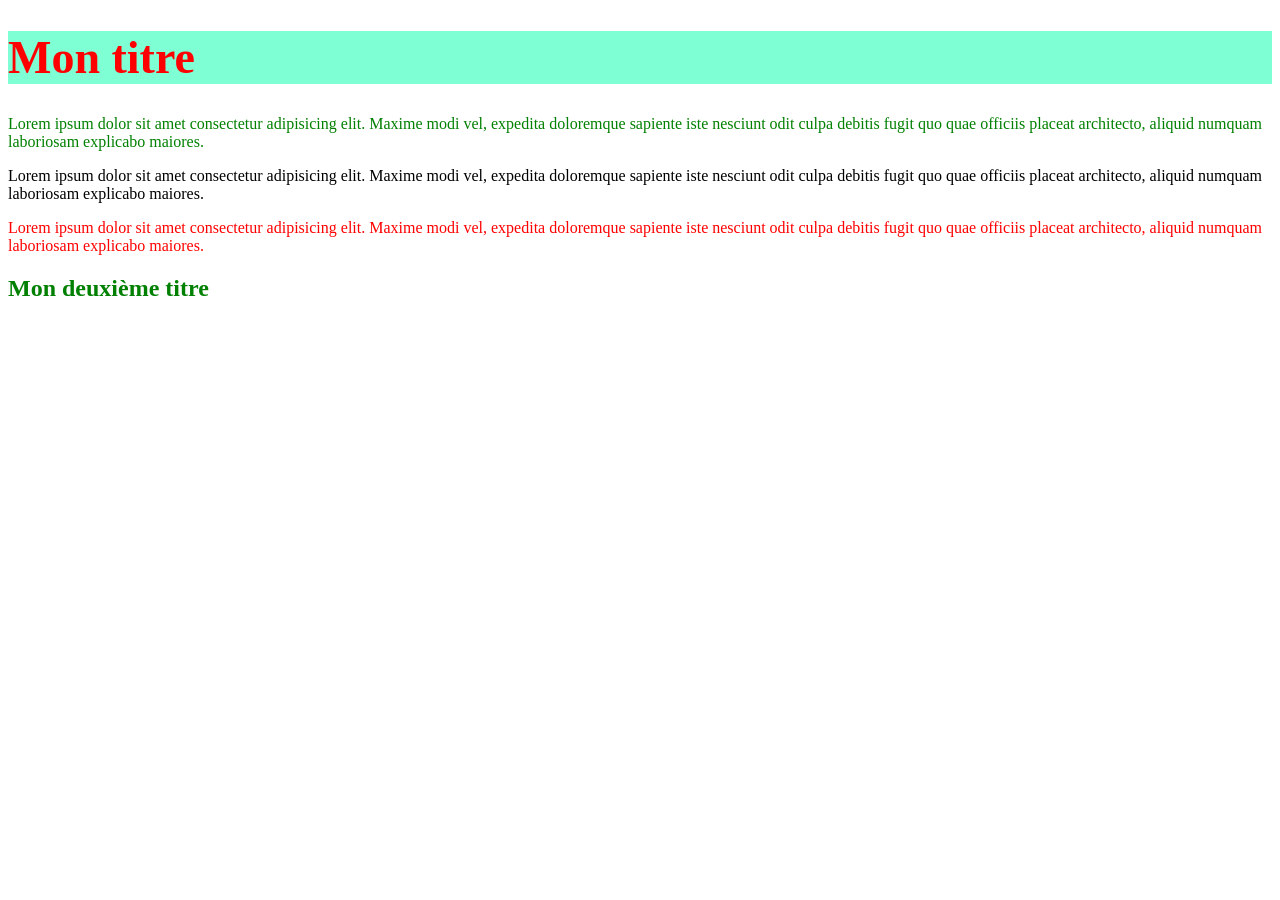
<file: cours/_intro/index.html>
<!DOCTYPE html>
<html lang="en">
<head>
   <meta charset="UTF-8">
   <meta name="viewport" content="width=device-width, initial-scale=1.0">
   <title>Intro CSS</title>
   <!-- Si plusieurs feuilles de style (1 Bootstrap et 1 CSS), toujours mettre le CSS en dernier (pour surcharger le Bootstrap) afin qu'elle ne soit pas écrasée par le Bootstrap. -->
   <link rel="stylesheet" href="style.css">
   <link rel="stylesheet" href="bootstrap.css">

   <!-- <style> : à éviter ! -->
   <!-- <style>
      
      /* Élement HTML ciblé */
      h1
      {
         /* Propriétés CSS => color (nom): aqua (valeur); */
         color: aqua;
         font-size: 46px;
      }

   </style> -->

</head>
<body>
   
   <!-- Attribut 'style' dans balise : CSS inline -->
   <h1 class="color-red">Mon titre</h1>
   
   <p class="color-red" id="p1">Lorem ipsum dolor sit amet consectetur adipisicing elit. Maxime modi vel, expedita doloremque sapiente iste nesciunt odit culpa debitis fugit quo quae officiis placeat architecto, aliquid numquam laboriosam explicabo maiores.</p>
   
   <p>Lorem ipsum dolor sit amet consectetur adipisicing elit. Maxime modi vel, expedita doloremque sapiente iste nesciunt odit culpa debitis fugit quo quae officiis placeat architecto, aliquid numquam laboriosam explicabo maiores.</p>
  
   <p class="color-red">Lorem ipsum dolor sit amet consectetur adipisicing elit. Maxime modi vel, expedita doloremque sapiente iste nesciunt odit culpa debitis fugit quo quae officiis placeat architecto, aliquid numquam laboriosam explicabo maiores.</p>

   <h2 id="p1">Mon deuxième titre</h2>

</body>
</html>
</file>
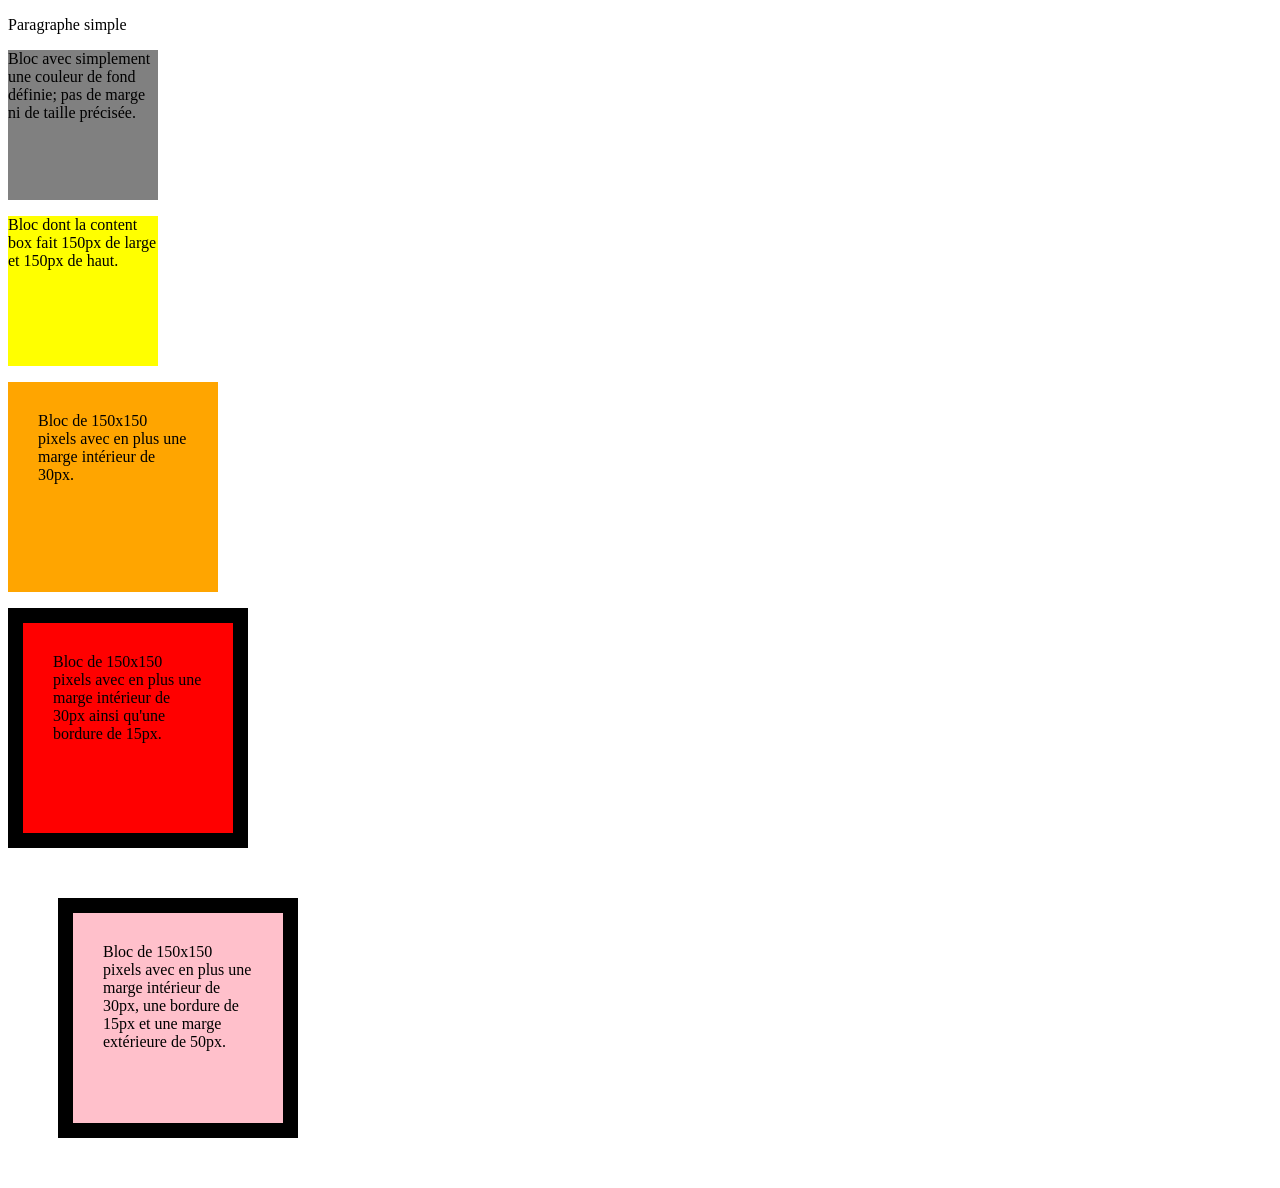
<file: tp/03_box_model/index.html>
<!DOCTYPE html>
<html lang="en">
<head>
   <meta charset="UTF-8">
   <meta name="viewport" content="width=device-width, initial-scale=1.0">
   <title>Document</title>
   <link rel="stylesheet" href="assets/css/style.css">
</head>
<body>

   <p>Paragraphe simple</p>
 
   <p class="a taille">Bloc avec simplement une couleur de fond définie; pas de marge ni de taille précisée.</p>
  
   <p class="b taille">Bloc dont la content box fait 150px de large et 150px de haut.</p>

   <p class="c taille p-30">Bloc de 150x150 pixels avec en plus une marge intérieur de 30px.</p>

   <p class="d taille p-30 border">Bloc de 150x150 pixels avec en plus une marge intérieur de 30px ainsi qu'une bordure de 15px.</p>

   <p class="e taille p-30 border">Bloc de 150x150 pixels avec en plus une marge intérieur de 30px, une bordure de 15px et une marge extérieure de 50px.</p>

</body>
</html>
</file>
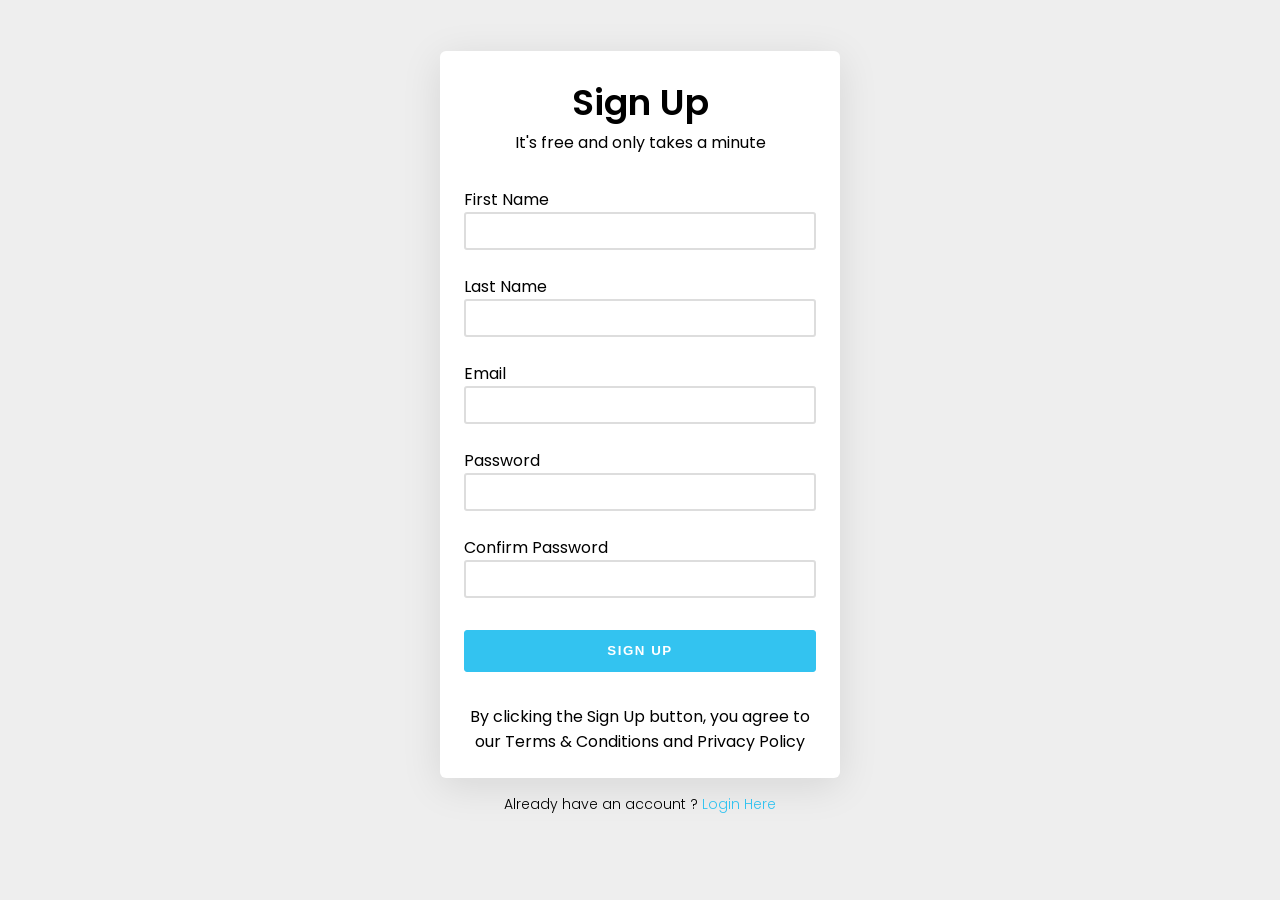
<file: tp/06_signup/index.html>
<!DOCTYPE html>
<html lang="en">
<head>
   <meta charset="UTF-8">
   <meta name="viewport" content="width=device-width, initial-scale=1.0">
   <title>Sign Up</title>
   <link rel="stylesheet" href="assets/css/style.css">
</head>
<body>

   <div class="container">

      <div class="card">
      
         <h1 class="txt-center">Sign Up</h1>
         <p class="m-b txt-center">It's free and only takes a minute</p>
      
         <form action="signup.php" method="post">
      
            <div class="form-group">
               <label for="fname">First Name</label>
               <input type="text" name="fname" id="fname">
            </div>
      
            <div class="form-group">
               <label for="lname">Last Name</label>
               <input type="text" name="lname" id="lname">
            </div>
   
            <div class="form-group">
               <label for="email">Email</label>
               <input type="email" name="email" id="email"> 
            </div>
   
            <div class="form-group">
               <label for="pw">Password</label>
               <input type="password" name="pw" id="pw">
            </div>
   
            <!-- Confirmation de mdp : Pas obligatoire pour l'inscription, utilisé pour la modification du mdp -->
            <div class="form-group m-b">
               <label for="cpw">Confirm Password</label>
               <input type="password" name="cpw" id="cpw">
            </div>
            
            <input type="submit" value="sign up" class="btn m-b">
   
            <p class="txt-center">By clicking the Sign Up button, you agree to our Terms & Conditions and Privacy Policy</p>
   
         </form>
   
      </div>
      
      <p class="txt-center terms">Already have an account ? <a href="https://objectif3w.fr" class="link">Login Here</a></p>

   </div>

</body>
</html>
</file>
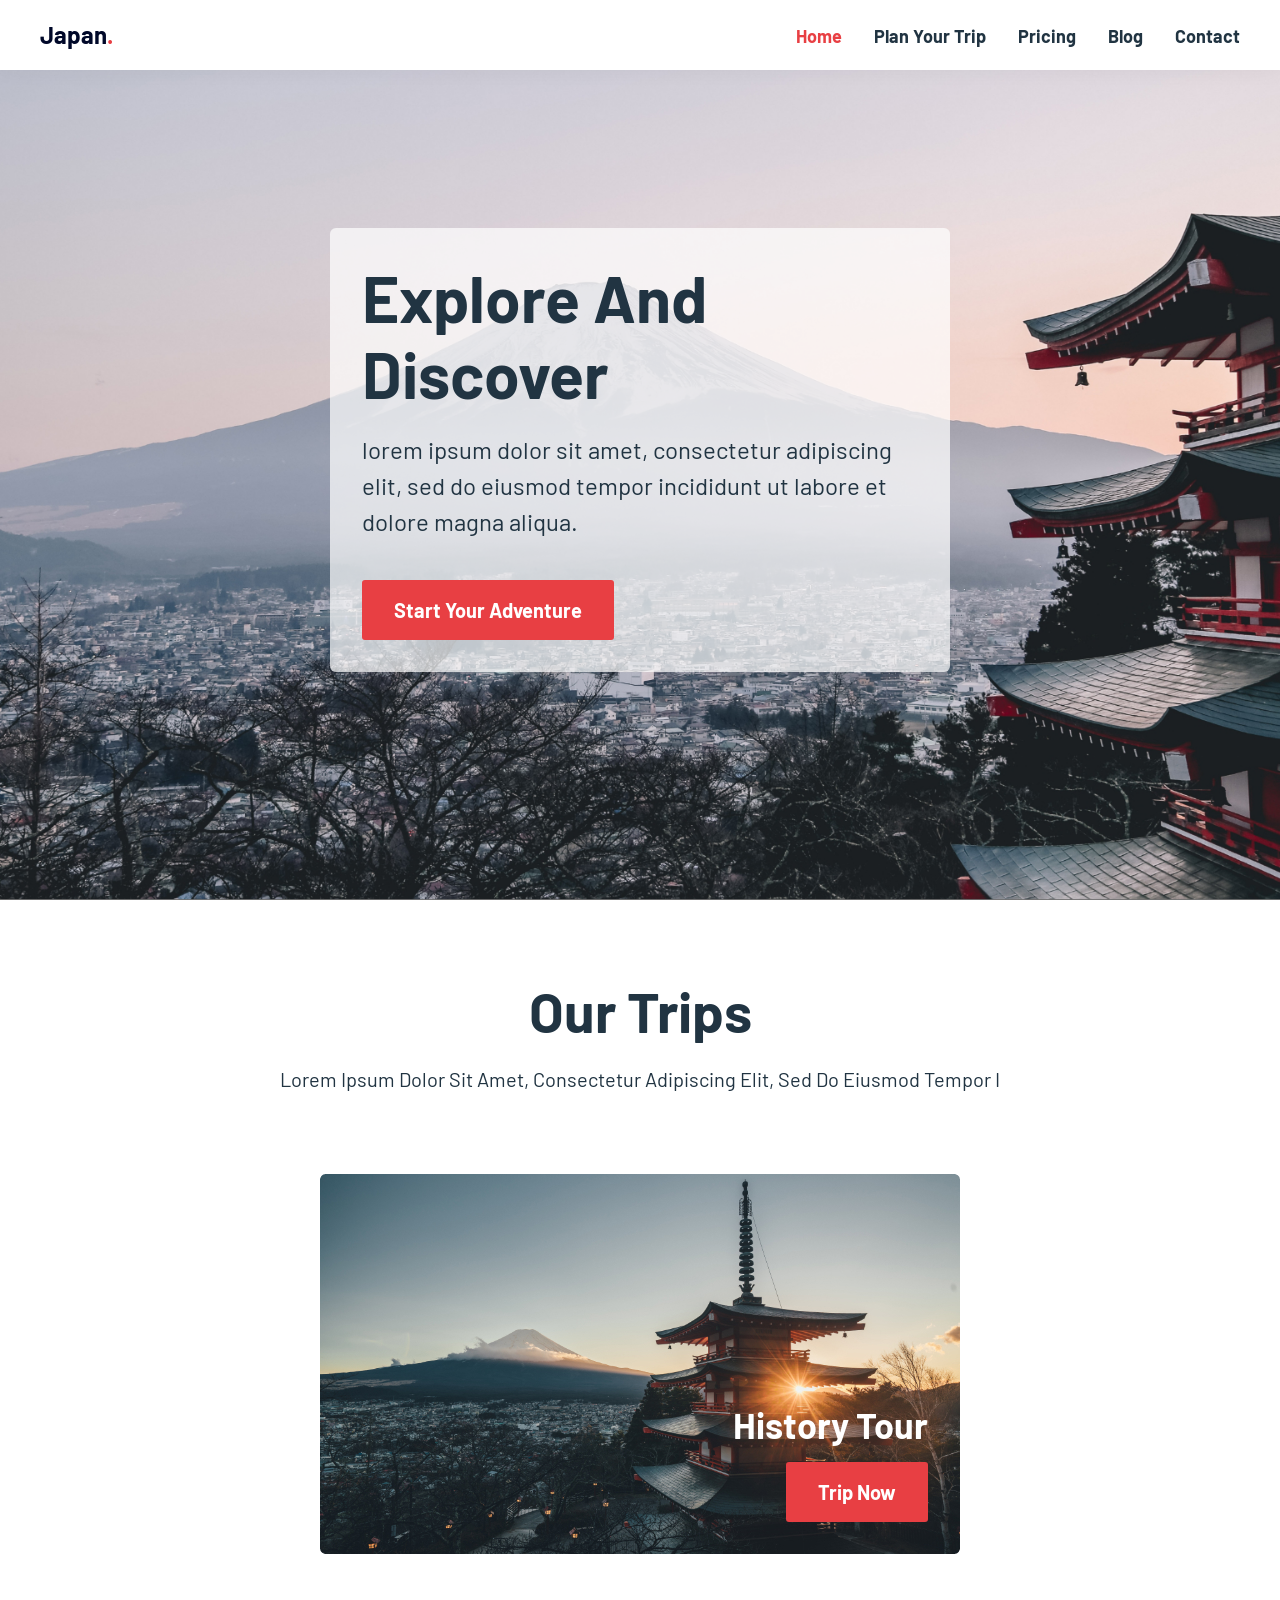
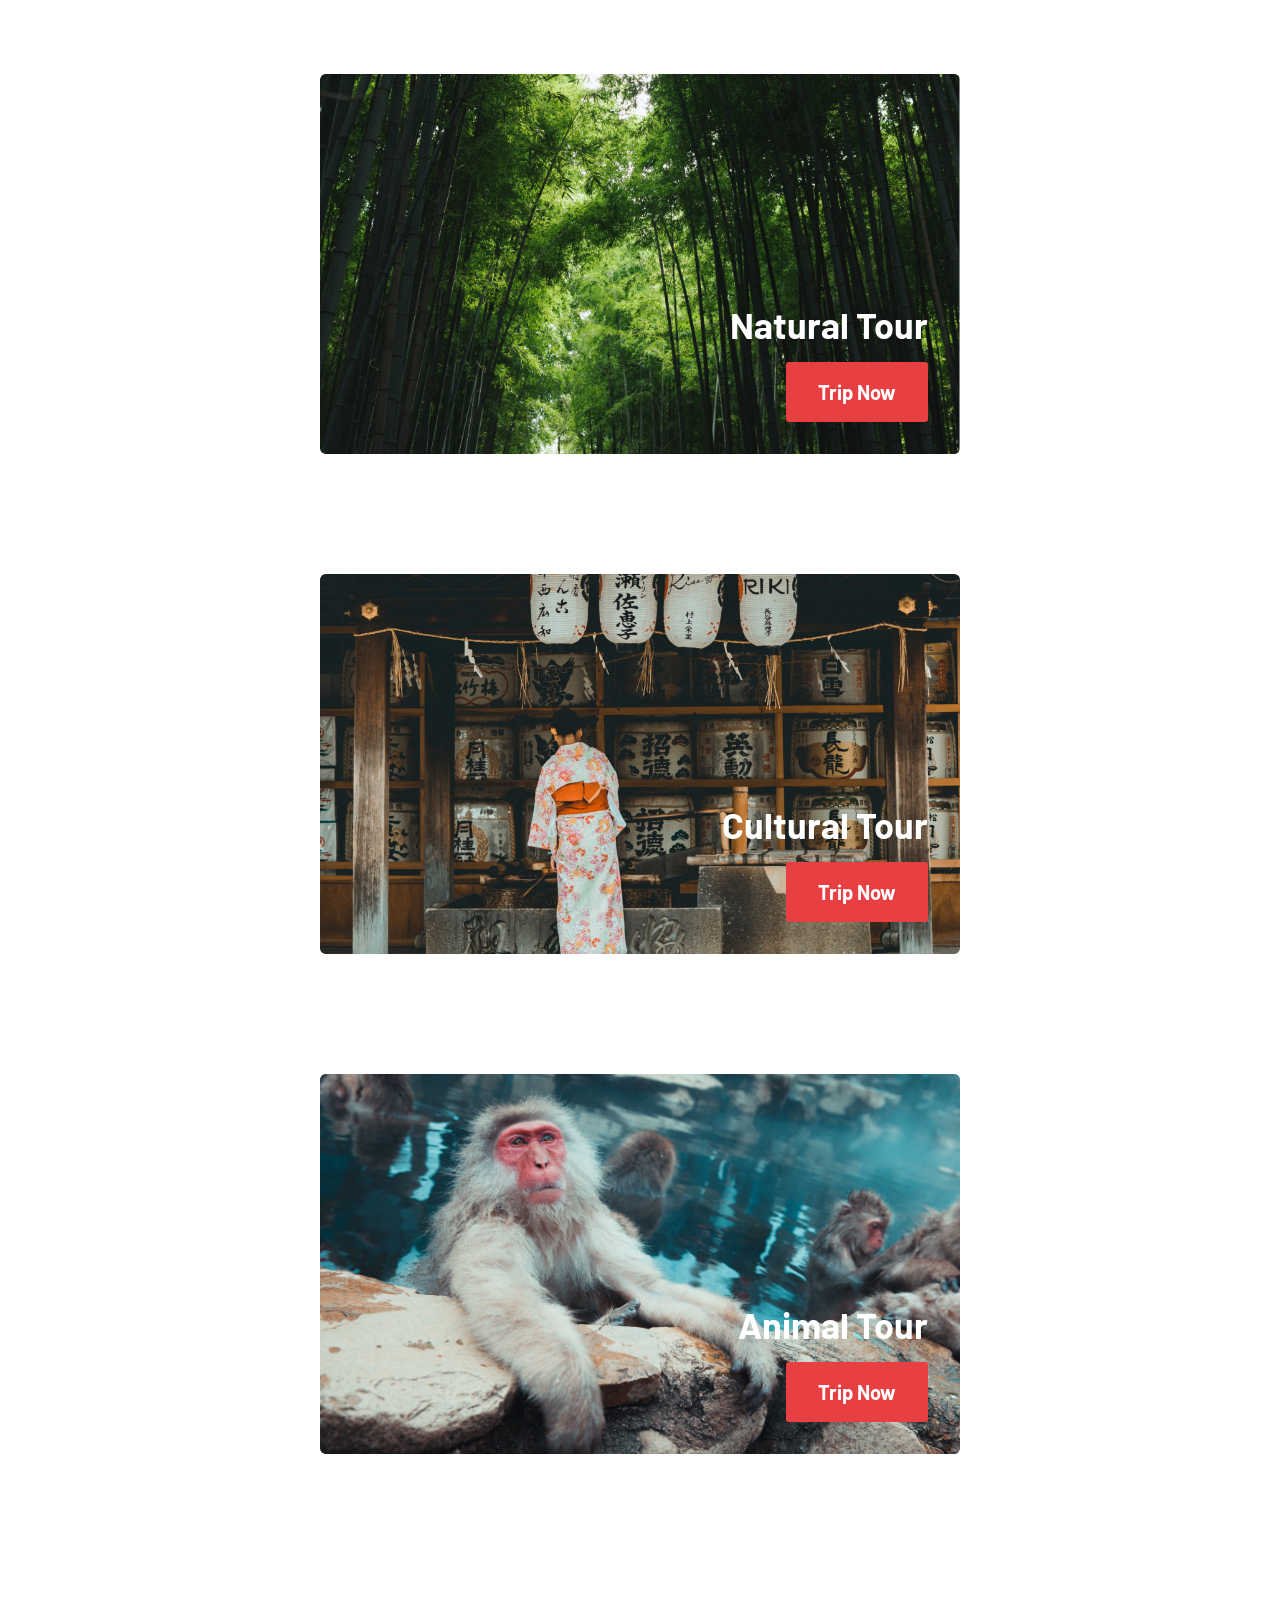
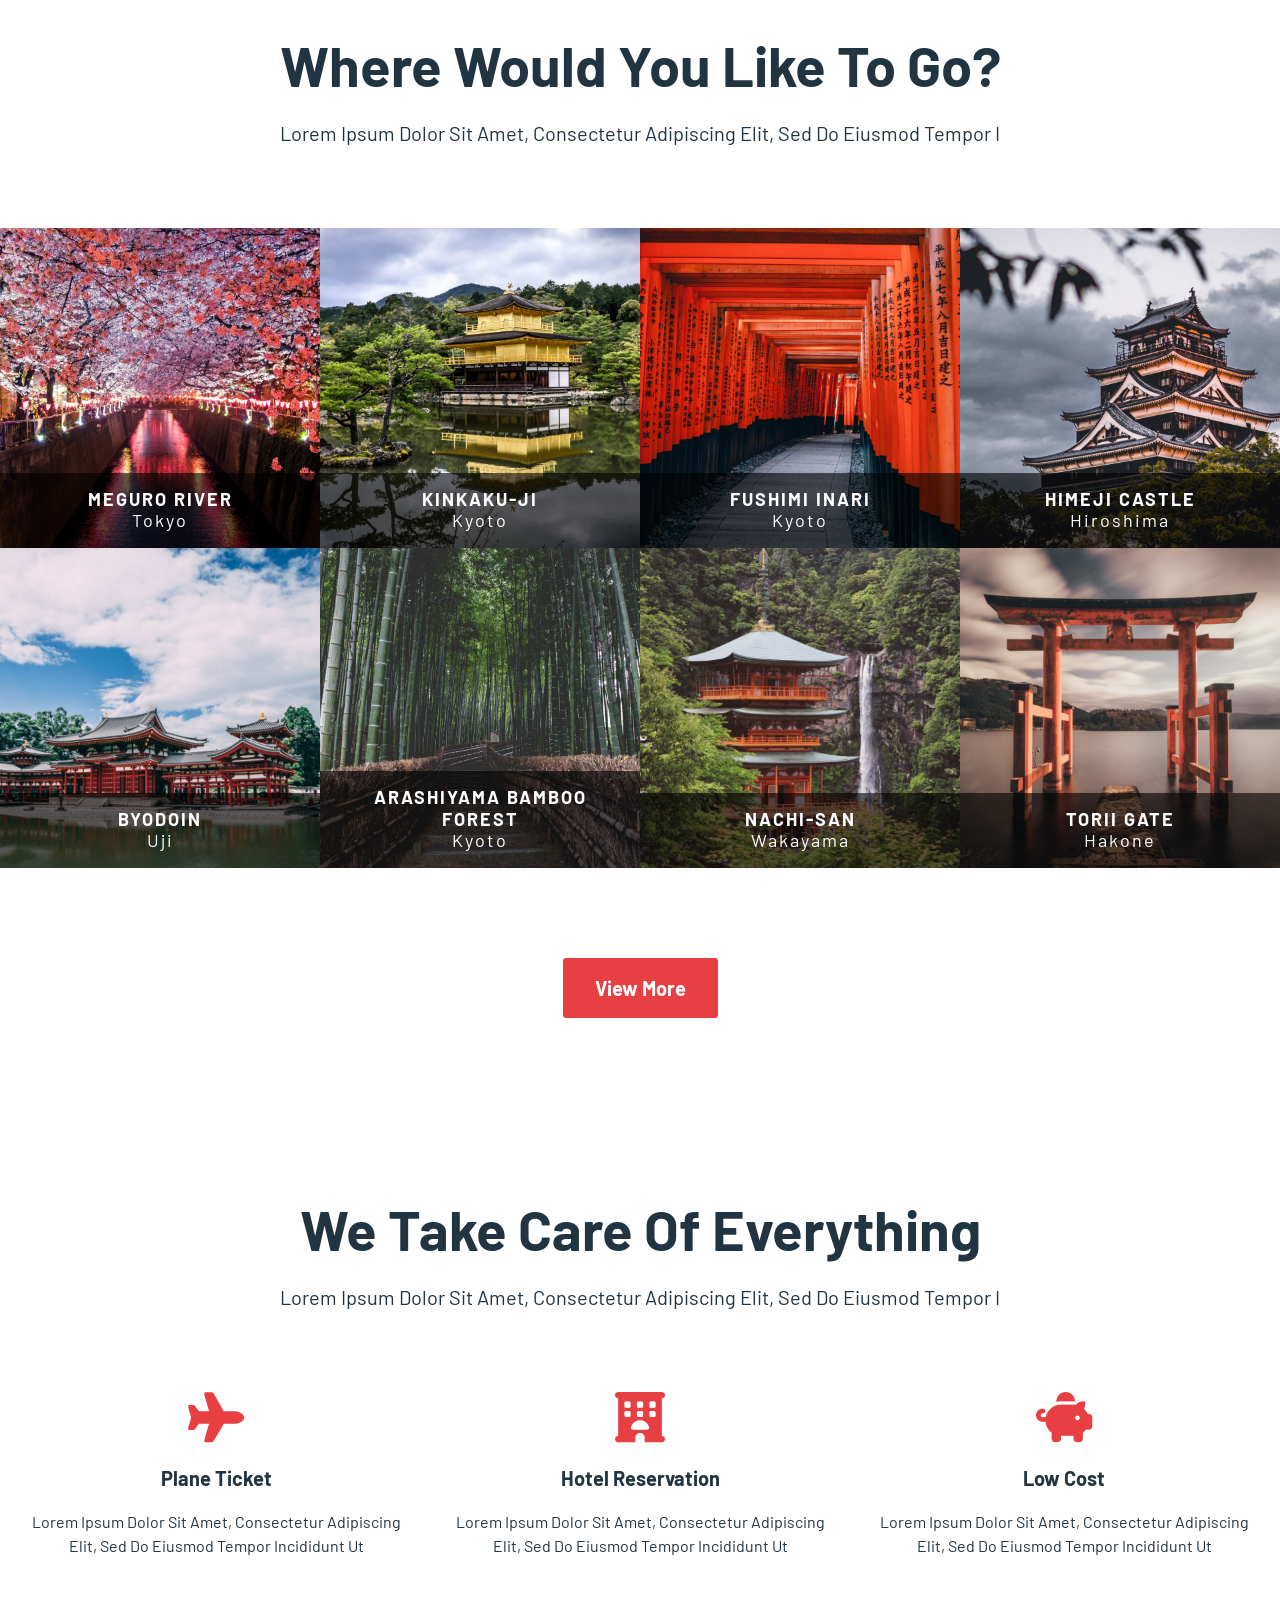
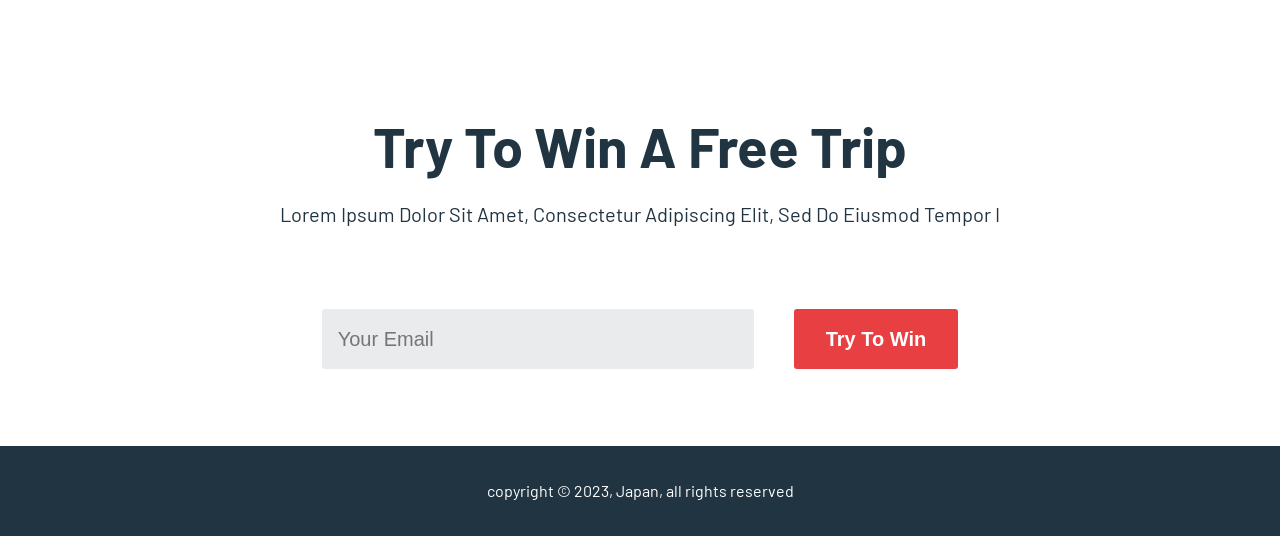
<file: validation/japan/index.html>
<!DOCTYPE html>
<html lang="en">
<head>
   <meta charset="UTF-8">
   <meta name="viewport" content="width=device-width, initial-scale=1.0">
   <title>Japan.</title>
   <link rel="stylesheet" href="assets/css/style.css">
   <link rel="icon" href="assets/img/singe.jfif">
</head>
<body>
   
   <!-- HEADER / NAVBAR -->
   <header>

      <nav class="container d-flex">

         <a href="index.html" class="logo size24">Japan<span class="dot">.</span></a>

         <div>
            
            <!-- Menu burger (responsive) -->
            <input type="checkbox" id="menu-burger" class="menu-burger">
            <label for="menu-burger" class="menu-icon">
               <i></i>
               <i></i>
               <i></i>
            </label>

            <!-- Menu classique (desktop) -->
            <ul class="d-flex menu">
               <li><a href="index.html" class="active">home</a></li>
               <li><a href="plan-trip.html">plan your trip</a></li>
               <li><a href="pricing.html">pricing</a></li>
               <li><a href="blog.php">blog</a></li>
               <li><a href="contact.php">contact</a></li>
            </ul>

         </div>

      </nav>

   </header>

   <!-- HERO / EXPLORE AND DISCOVER -->
   <section class="hero d-flex">

      <article>
         <h1>explore and discover</h1>
         <p class="lower size24">Lorem Ipsum Dolor Sit Amet, Consectetur Adipiscing Elit, Sed Do Eiusmod Tempor Incididunt Ut Labore Et Dolore Magna Aliqua. </p>
         <a href="#" class="btn">start your adventure</a>
      </article>

   </section>
  
   <!-- SECTION / TRIPS -->
   <section class="trips">

      <h2>our trips</h2>
      <p>Lorem Ipsum Dolor Sit Amet, Consectetur Adipiscing Elit, Sed Do Eiusmod Tempor I</p>

      <div class="container d-flex">

         <article class="trip">
            <img src="assets/img/history-img.jpg" alt="history tour">
            <div>
               <h3>history tour</h3>
               <a href="#" class="btn">trip now</a>
            </div>
         </article>

         <article class="trip">
            <img src="assets/img/natural-img.jpg" alt="natural tour">
            <div>
               <h3>natural tour</h3>
               <a href="#" class="btn">trip now</a>
            </div>
         </article>

         <article class="trip">
            <img src="assets/img/cultural-img.jpg" alt="cultural tour">
            <div>
               <h3>cultural tour</h3>
               <a href="#" class="btn">trip now</a>
            </div>
         </article>

         <article class="trip">
            <img src="assets/img/matthieu-img.jpg" alt="animal tour">
            <div>
               <h3>animal tour</h3>
               <a href="#" class="btn">trip now</a>
            </div>
         </article>

      </div>

   </section>

   <!-- SECTION / WHERE -->
   <section class="where">

      <h2>where would you like to go?</h2>
      <p>Lorem Ipsum Dolor Sit Amet, Consectetur Adipiscing Elit, Sed Do Eiusmod Tempor I</p>

      <div class="tiles d-flex size18">

         <a href="japan.com/blog/meguro.html" class="tile">
            <article class="meguro">
               <img src="assets/img/meguro-river.jpg" alt="meguro river">
               <div class="caption">
                  <h3>meguro river</h3>
                  <h4>tokyo</h4>
               </div>
            </article>
         </a>

         <a href="japan.com/blog/kinkaku.html" class="tile">
            <article class="kinkaku">
               <img src="assets/img/Kinkaku-ji.jpg" alt="kinkaku ji">
               <div class="caption">
                  <h3>kinkaku-ji</h3>
                  <h4>kyoto</h4>
               </div>
            </article>
         </a>

         <a href="japan.com/blog/fushimi.html" class="tile">
            <article class="fushimi">
               <img src="assets/img/Fushimi-Inari.jpg" alt="fushimi inari">
               <div class="caption">
                  <h3>fushimi inari</h3>
                  <h4>kyoto</h4>
               </div>
            </article>
         </a>

         <a href="japan.com/blog/himeji.html" class="tile">
            <article class="himeji">
               <img src="assets/img/Himeji-Castle.jpg" alt="himeji castle">
               <div class="caption">
                  <h3>himeji castle</h3>
                  <h4>hiroshima</h4>
               </div>
            </article>
         </a>

         <a href="japan.com/blog/byodoin.html" class="tile">
            <article class="byodoin">
               <img src="assets/img/Byodoin.jpg" alt="byodoin">
               <div class="caption">
                  <h3>byodoin</h3>
                  <h4>uji</h4>
               </div>
            </article>
         </a>

         <a href="japan.com/blog/arashiyama.html" class="tile">
            <article class="arashiyama">
               <img src="assets/img/Arashiyama-Bamboo-Forest.jpg" alt="arashiyama bamboo forest">
               <div class="caption">
                  <h3>arashiyama bamboo forest</h3>
                  <h4>kyoto</h4>
               </div>
            </article>
         </a>

         <a href="japan.com/blog/nachi.html" class="tile">
            <article class="nachi">
               <img src="assets/img/Nachi-san.jpg" alt="nachi san">               
               <div class="caption">
                  <h3>nachi-san</h3>
                  <h4>wakayama</h4>
               </div>
            </article>
         </a>

         <a href="japan.com/blog/torii.html" class="tile">
            <article class="torii">
               <img src="assets/img/torii-gate.jpg" alt="torii gate">
               <div class="caption">
                  <h3>torii gate</h3>
                  <h4>hakone</h4>
               </div>
            </article>
         </a>

      </div>

      <a href="#" class="btn">view more</a>
     
   </section>

   <!-- SERVICES -->
   <section class="services">

      <h2>we take care of everything</h2>
      <p>Lorem Ipsum Dolor Sit Amet, Consectetur Adipiscing Elit, Sed Do Eiusmod Tempor I</p>

      <div class="articles container d-flex">

         <article class="article">
            <!-- <img src="assets/img/avion.png" alt="logo avion"> -->
            <i class="fas fa-plane"></i>
            <h3>plane ticket</h3>
            <p class="size16">Lorem Ipsum Dolor Sit Amet, Consectetur Adipiscing Elit, Sed Do Eiusmod Tempor Incididunt Ut </p>
         </article>

         <article class="article">
            <!-- <img src="assets/img/hotel.png" alt="logo hotel"> -->
            <i class="fas fa-hotel"></i>
            <h3>hotel reservation</h3>
            <p class="size16">Lorem Ipsum Dolor Sit Amet, Consectetur Adipiscing Elit, Sed Do Eiusmod Tempor Incididunt Ut </p>
         </article>

         <article class="article">
            <!-- <img src="assets/img/tirelire.png" alt="logo tirelire"> -->
            <i class="fas fa-piggy-bank"></i>
            <h3 class="weight7">low cost</h3>
            <p class="size16">Lorem Ipsum Dolor Sit Amet, Consectetur Adipiscing Elit, Sed Do Eiusmod Tempor Incididunt Ut </p>
         </article>

      </div>

   </section>

   <!-- SECTION / WIN -->
   <section class="win">

      <h2>try to win a free trip</h2>
      <p>Lorem Ipsum Dolor Sit Amet, Consectetur Adipiscing Elit, Sed Do Eiusmod Tempor I</p>

      <form action="win.php" method="post" class="d-flex">
         <input type="email" name="email" id="email" placeholder="your email">
         <!-- <a href="#" class="btn">try to win</a> => À éviter en responsive car expansion sur plusieurs lignes -->
         <input type="submit" value="try to win" class="btn">
      </form>

   </section>

   <!-- FOOTER -->
   <footer>

      <p class="lower size16">copyright &copy; 2023, <span class="jap size16">japan</span>, all rights reserved</p>

   </footer>
  
</body>
</html>
</file>
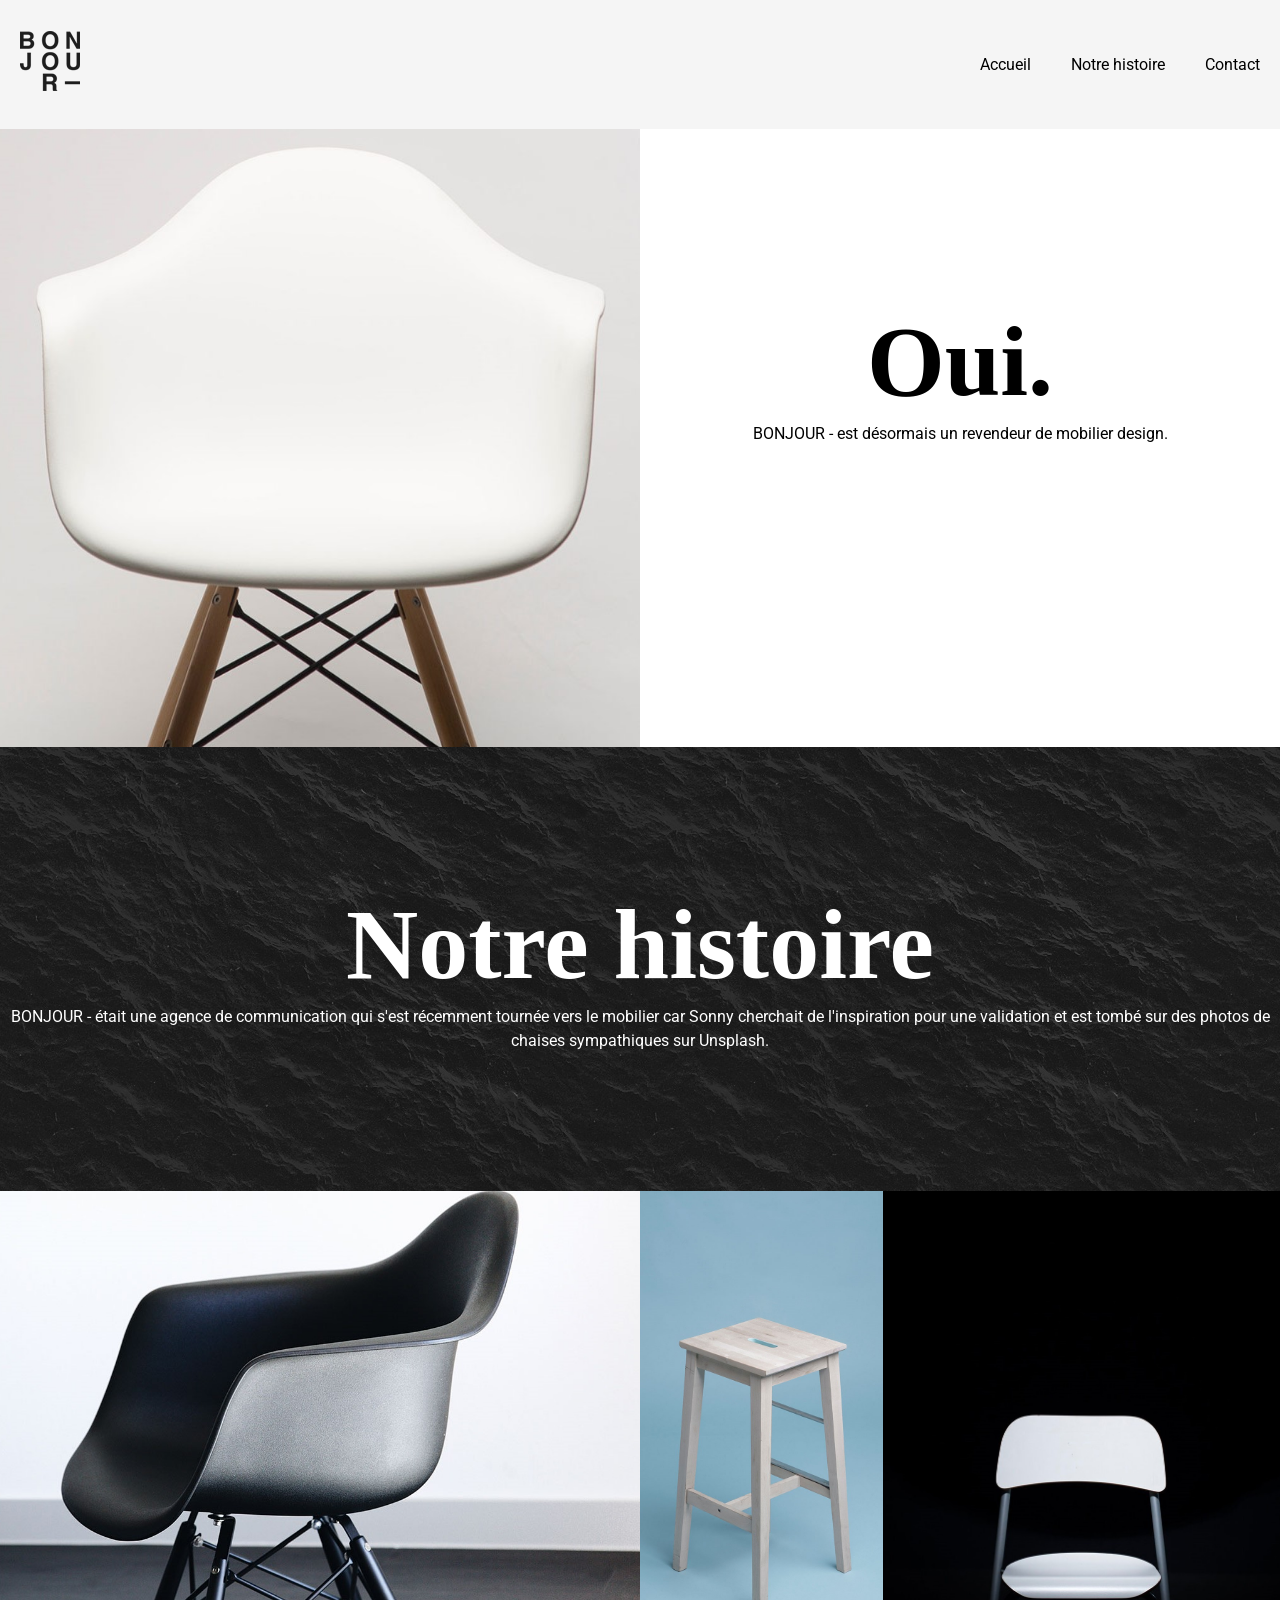
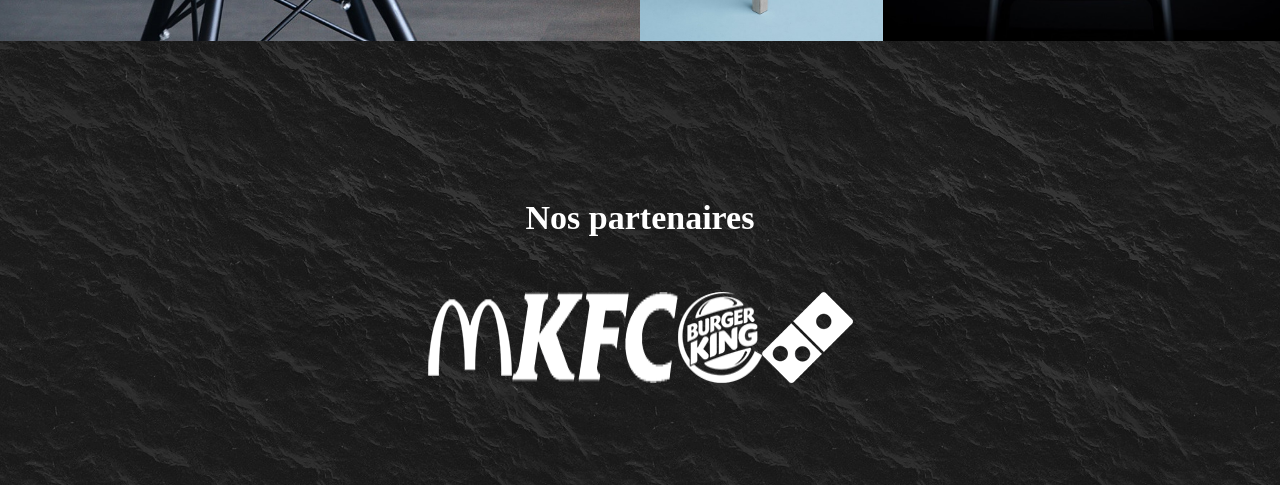
<file: tp/07_flexbox/01_meubles/index.html>
<!DOCTYPE html>
<html lang="en">

<head>
   <meta charset="UTF-8">
   <meta name="viewport" content="width=device-width, initial-scale=1.0">
   <title>Meubles</title>
   <link rel="stylesheet" href="assets/css/style.css">
</head>

<body>

   <header>
      <nav class="d-flex">
         <a href="#">
            <img src="assets/img/bonjour.png" alt="Logo Bonjour">
         </a>
         <div class="txt">
            <a href="#">Accueil</a></li>
            <a href="#">Notre histoire</a>
            <a href="#">Contact</a>
         </div>
      </nav>
   </header>

   <section class="chair-1 d-flex">
      <img src="assets/img/chair-1.jpg" alt="Chaise blanche" class="chair">
      <div class="chair-txt d-flex">
         <!-- Ici, utiliser <p> à la place de <h1> -->
         <h1 class="f-s">Oui.</h1>
         <p class="txt">BONJOUR - est désormais un revendeur de mobilier design.</p>
      </div>
   </section>

   <section class="fond bg-fond">
      <h2 class="color f-s t-a">Notre histoire</h2>
      <p class="txt color t-f">
         BONJOUR - était une agence de communication qui s'est récemment tournée vers le
         mobilier car Sonny cherchait de l'inspiration pour une validation et est tombé sur des photos de chaises
         sympathiques sur Unsplash.
      </p>
   </section>

   <section class="chairs">
      <img src="assets/img/black.jpg" alt="Chaise noire de profil" class="black">
      <img src="assets/img/tabouret.jpg" alt="Tabouret" class="tabouret">
      <img src="assets/img/chair-2.jpg" alt="Chaise blanche sans accoudoir" class="chair-2">
   </section>

   <footer class="fond-2 bg-fond">
      <h3 class="color center">Nos partenaires</h3>
      <div class="logos">
         <img src="assets/img/mcdo.png" alt="Logo McDonald" class="f-f">
         <img src="assets/img/kfc.png" alt="Logo KFC" class="kfc f-f">
         <img src="assets/img/bk.png" alt="Logo Burger King" class="f-f">
         <img src="assets/img/dominos.png" alt="Logo Dominos Pizza" class="dom f-f ">
      </div>
   </footer>

</body>

</html>
</file>
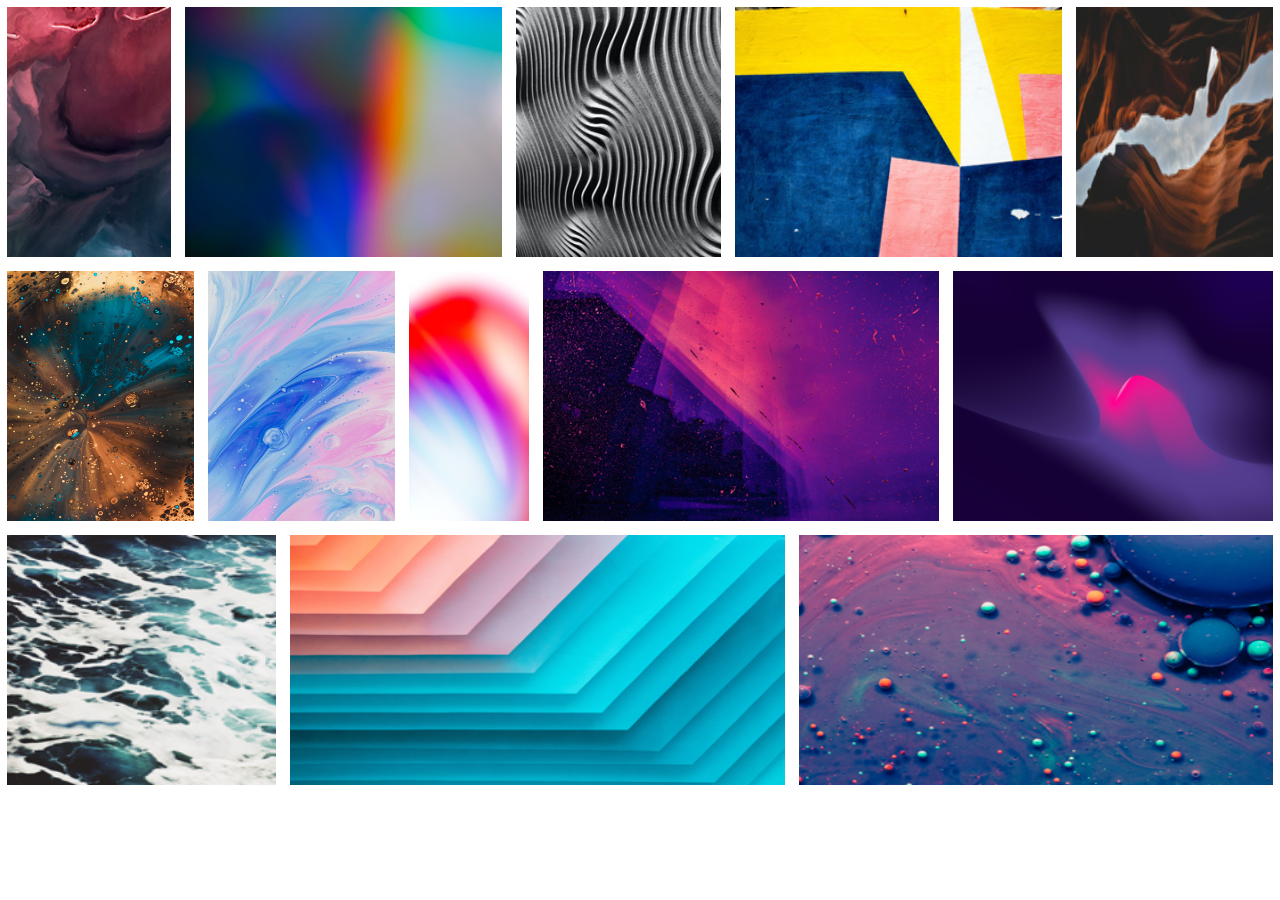
<file: tp/07_flexbox/02_galery/index.html>
<!DOCTYPE html>
<html lang="en">
<head>
   <meta charset="UTF-8">
   <meta name="viewport" content="width=device-width, initial-scale=1.0">
   <title>02_galery</title>
   <link rel="stylesheet" href="assets/css/style.css">
</head>
<body>
   
   <div class="container">


      <img src="assets/img/01.jpg" alt="Image design" title="Image design">
      <img src="assets/img/02.jpg" alt="Image design" title="Image design">
      <img src="assets/img/03.jpg" alt="Image design" title="Image design">
      <img src="assets/img/04.jpg" alt="Image design" title="Image design">
      <img src="assets/img/05.jpg" alt="Image design" title="Image design">
      <img src="assets/img/06.jpg" alt="Image design" title="Image design">
      <img src="assets/img/07.jpg" alt="Image design" title="Image design">
      <img src="assets/img/08.jpg" alt="Image design" title="Image design">
      <img src="assets/img/09.jpg" alt="Image design" title="Image design">
      <img src="assets/img/10.jpg" alt="Image design" title="Image design">
      <img src="assets/img/11.jpg" alt="Image design" title="Image design">
      <img src="assets/img/12.jpg" alt="Image design" title="Image design">
      <img src="assets/img/13.jpg" alt="Image design" title="Image design">


   </div>

</body>
</html>
</file>
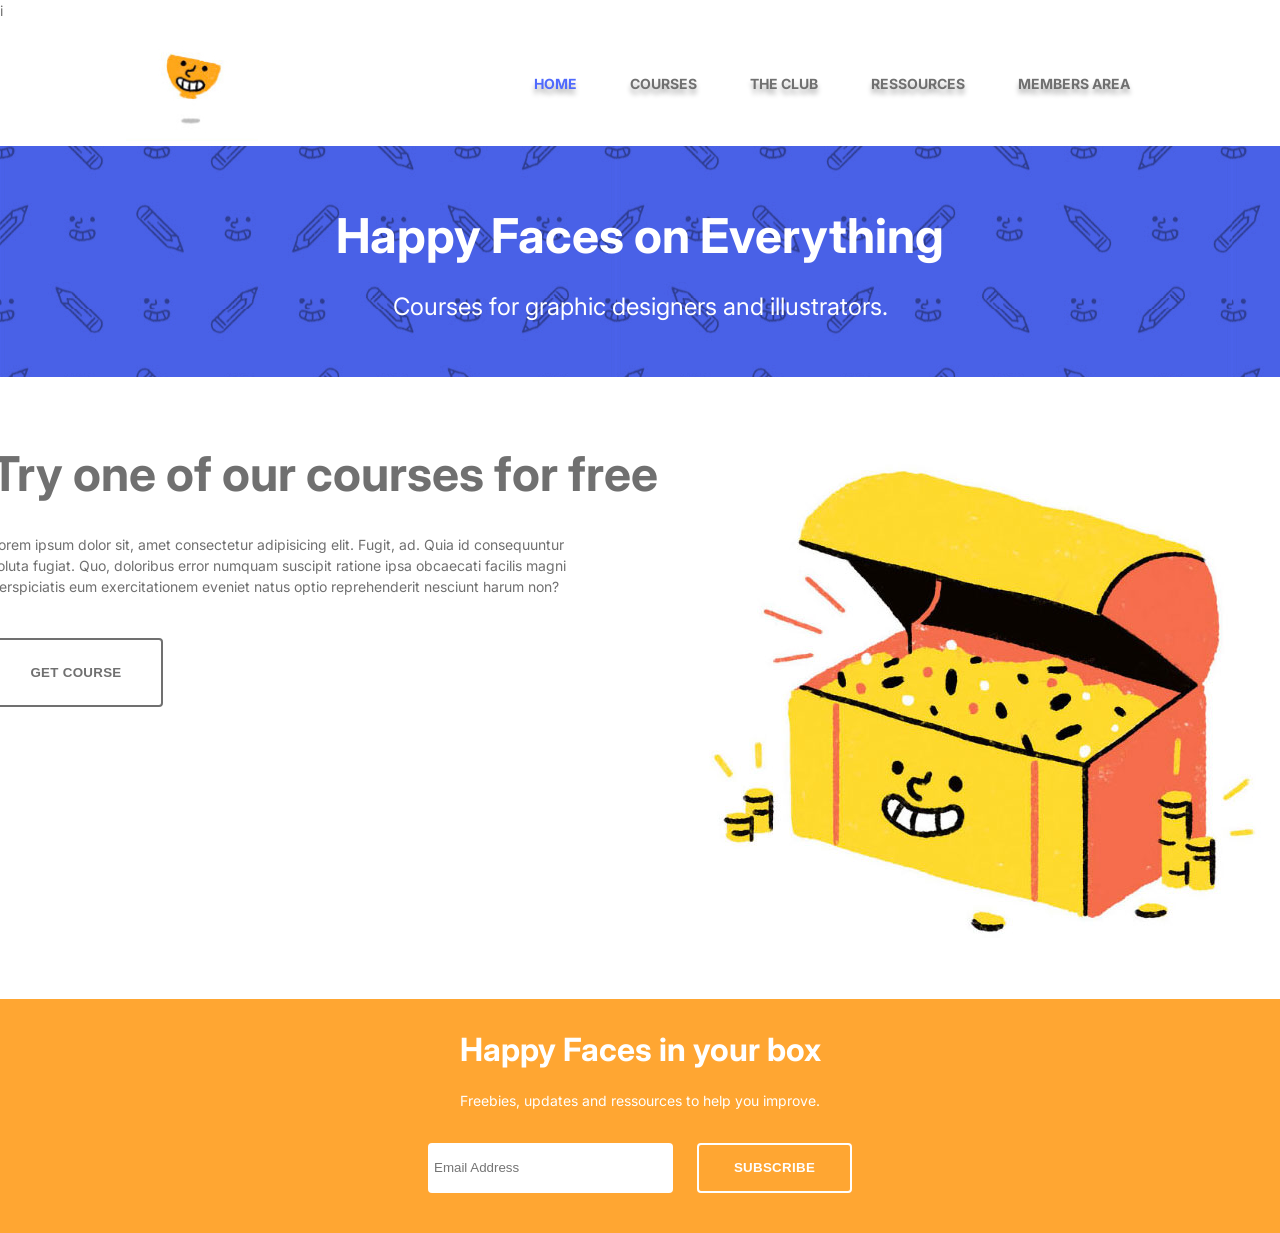
<file: tp/07_flexbox/03_happy/index.html>
<!DOCTYPE html>
<html lang="en">
<head>
   <meta charset="UTF-8">
   <meta name="viewport" content="width=device-width, initial-scale=1.0">
   <title>03_ha_portfolio</title>
   <link rel="stylesheet" href="assets/css/style.css">i
</head>
<body>
   
   <header>
      <nav class="d-flex">
         <a href="#"><img src="assets/img/logo-ha.jpg" alt="Logo ha portfolio"></a>
         <div class="f-w up">
            <a href="#" class="active">Home</a>
            <a href="#">Courses</a>
            <a href="#">The Club</a>
            <a href="#">Ressources</a>
            <a href="#">Members Area</a>
         </div>
      </nav>
   </header>

   <section class="hero">
      <h1 class="m-b">Happy Faces on Everything</h1>
      <p>Courses for graphic designers and illustrators.</p>
   </section>

   <section class="d-flex">
      <main class="d-flex">
         <div>
            <h2 class="m-b f-w">Try one of our courses for free</h2>
            <p class="p2">Lorem ipsum dolor sit, amet consectetur adipisicing elit. Fugit, ad. Quia id consequuntur soluta fugiat. Quo, doloribus error numquam suscipit ratione ipsa obcaecati facilis magni perspiciatis eum exercitationem eveniet natus optio reprehenderit nesciunt harum non?</p>
            <button type="submit" id="course" class="up f-w l-s">get course</button>
         </div>
         <img src="assets/img/chest.jpg" alt="Coffre de pièces d'or avec logo ha portfolio">
      </main>
   </section>

   <footer>
      <div >
         <h3 class="f-w">Happy Faces in your box</h3>
         <p>Freebies, updates and ressources to help you improve.</p>
         <form action="newsletter.php" method="post">
            <input type="email" name="email" id="email" placeholder="Email Address" >
            <button type="submit" class="up f-w l-s">subscribe</button>
         </form>
      </div> 
   </footer>

</body>
</html>
</file>
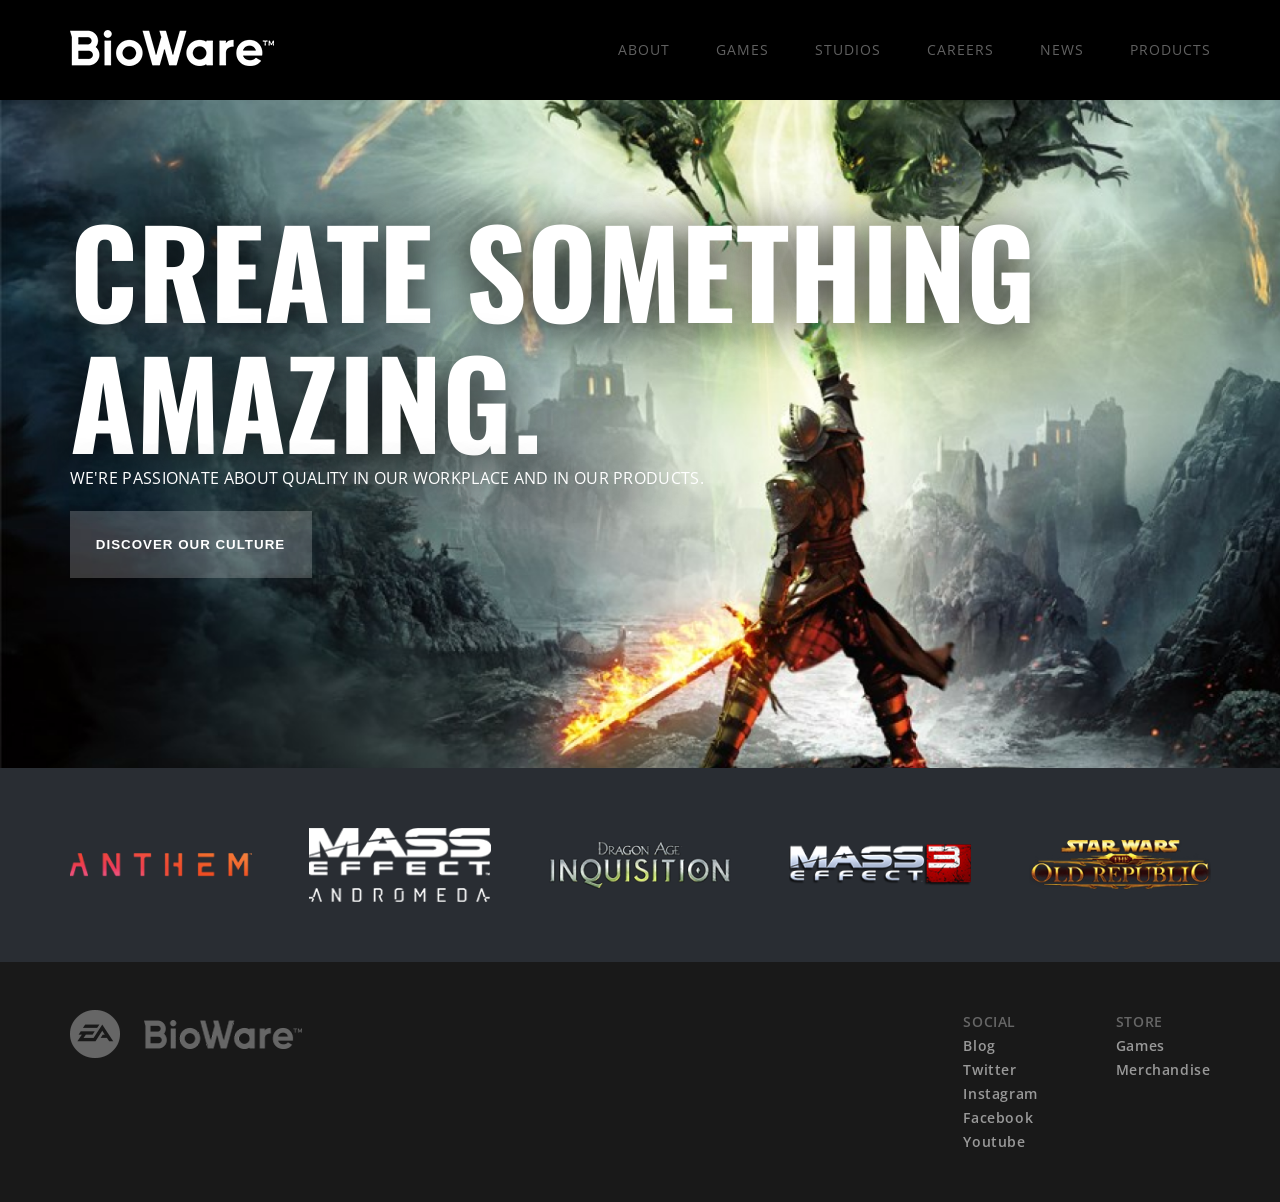
<file: tp/07_flexbox/04_bioware/index.html>
<!DOCTYPE html>
<html lang="en">
<head>
   <meta charset="UTF-8">
   <meta name="viewport" content="width=device-width, initial-scale=1.0">
   <title>BioWare</title>
   <link rel="stylesheet" href="assets/css/style.css">
</head>
<body>
   
   <header>
      <nav class="d-flex">
         <a href="#">
            <img src="assets/img/logo.png" alt="Logo BioWare">
         </a>
         <div class=" d-flex up">
            <a href="#" class="t-d">about</a>
            <a href="#" class="t-d">games</a>
            <a href="#" class="t-d">studios</a>
            <a href="#" class="t-d">careers</a>
            <a href="#" class="t-d">news</a>
            <a href="#" class="t-d">products</a>
         </div>
      </nav>
   </header>

   <main class="d-flex">
      <div class="s-1">
         <p class="p1 shadow up">create something amazing.</p>
         <p class="p2 shadow up">we're passionate about quality in our workplace and in our products.</p>
         <button type="submit" id="discover" class="semi up">
            <a href="#" class="t-d">discover our culture</a>
         </button>
      </div>
   </main>

   <section class="d-flex">
      <div class="d-flex">
         <img src="assets/img/anthem.png" alt="Logo Anthem">
         <img src="assets/img/andromeda.png" alt="Logo Andromeda">
         <img src="assets/img/da-inquisition.png" alt="Logo">
         <img src="assets/img/mass-effect-3.png" alt="">
         <img src="assets/img/swtor.png" alt="">
      </div>
   </section>

   <footer class="d-flex">
      <nav class="d-flex">

         <div class="logos d-flex">
            <a href="#"><img src="assets/img/ea-dark.png" alt="Logo EA" class="i1"></a>
            <a href="#"><img src="assets/img/bioware-dark.png" alt="Logo BioWare foncé" class="i2"></a>
         </div>

         <div class="links d-flex">

            <div class="l1 d-flex">
               <h2 class="color2 l-s semi up">social</h2>
               <a href="#" class="color1 l-s semi t-d">blog</a>
               <a href="#" class="color1 l-s semi t-d">twitter</a>
               <a href="#" class="color1 l-s semi t-d">instagram</a>
               <a href="#" class="color1 l-s semi t-d">facebook</a>
               <a href="#" class="color1 l-s semi t-d">youtube</a>
            </div>

            <div class="l2 d-flex">
               <h2 href="#" class="color2 l-s semi up">store</h2>
               <a href="#" class="color1 l-s semi t-d">games</a>
               <a href="#" class="color1 l-s semi t-d">merchandise</a>
            </div> 

         </div>

      </nav>
   </footer>

</body>
</html>
</file>
<file: cours/01_formatage_text/assets/css/style.css>
@import url('https://fonts.googleapis.com/css2?family=Inter:wght@100..900&display=swap');
@import url('https://fonts.googleapis.com/css2?family=Inter:wght@100..900&family=Platypi:ital,wght@0,300..800;1,300..800&display=swap');

/* Font-family 'Inter' : recommandée en back-office, guillemets car pas font système */

body
{
   font-family: "Inter", sans-serif;
}

h1
{
   font-family: "Platypi", sans-serif;
   font-size: 45px;
   text-align: center;
   text-transform: uppercase;
}

h2
{
   font-size: 24px;
   font-style: italic;
   font-weight: 400;
   text-decoration: overline;
}

p
{
   font-size: 16px;
   line-height: 1.5;
   text-align: justify;
   word-spacing: 5px;
   /* Créer un alinea en début de paragraphe */
   text-indent: 24px; 
}

/* .hidden
{
   display: none;
} */

a
{
   text-decoration: none;
}

.btn
{
   background-color: lightblue;
   color: black;
   padding: 8px 34px;
   border-radius: 4px;
}
</file>
<file: cours/02_border_shadow/assets/css/style.css>
/* body
{
   background-color: #eee;
} */

div
{
   /* background-color: white;
   border-width: 2px;
   border-style: solid;
   border-color: blue; */

   /* border-radius: 10px;

   border: 2px solid black; */

   /* border-style: double;
   padding: 10px; */

   /* box-shadow: 10px 5px 20px 15px (0 0 0 /0.05); */
   width: 200px;
   height: 200px;
   background-color: #07f5a6;
   overflow: hidden;

}

.bkg-img
{
   background-image: url(../img/téléchargement.jpg);
   background-position: center;
   /* background-repeat: no-repeat; */
   background-size: cover;
}
</file>
<file: cours/04_box_model/assets/css/style.css>
*
{
   box-sizing: border-box;
}

.box
{
   width: 400px;
   height: 400px;

   background-color: lightblue;
   border: 4px solid black;
   padding: 20px 50px;

}
</file>
<file: cours/05_positionnement/assets/css/style.css>
*
{
   box-sizing: border-box;
}

.box
{
   width: 250px;
   height: 250px;
}

.c_1
{
   background-color: lightblue;
   float: left;
}

.c_2
{
   background-color: lightgreen;
   float: left;
}

.c_3
{
   background-color: pink;
   float: left;
}

.c_4
{
   background-color: lightsalmon;
   float: left;
}

.c_5
{
   background-color: lightslategray;
   float: left;
}

.c_6
{
   background-color: lightcyan;
   height: 400px;
   width: 350px;
   margin: 4% auto;
   position: relative;
}

img
{
   width: 350px;
}

.category
{
   background-color: lightseagreen;
   padding: 12px;
   position: absolute;
   top: 24px;
   left: -20px;
}
</file>
<file: cours/07_flexbox/assets/css/style.css>
@import url('https://fonts.googleapis.com/css?family=Inter:300,400,500,600,700,800,900&display=swap');

*{
  margin: 0;
  padding: 0;
  box-sizing: border-box;
  color: #222;
  font-family: 'Inter', sans-serif;
}

ul{
  list-style: none;
}

a{
  text-decoration: none;
}

html{
  font-size: 62.5%;
}

body{
  background-color: #eee;
}

header{
  background-color: #fff;
  border-bottom: 1px solid rgba(0, 0, 0, .1);
}

h1{
  font-size: 4.8rem;
  line-height: 8rem;
  text-align: center;
}


main{
  max-width: 120rem;
  margin: 0 auto;
}

h2{
  font-size: 3.2rem;
  font-weight: bold;
  margin: 3.2rem;
}

section {
  background-color: #fff;
  margin: 3.2rem;
  padding: 2.4rem;
  border: 1px solid rgba(0, 0, 0, .1);
}

h3{
  font-size: 2.4rem;
  font-weight: bold;
  text-transform: uppercase;
  margin: 1rem;
}

p{
  font-size: 2rem;
  font-weight: 400;
  margin: 1rem;
}

.example{
  margin: 4rem 1rem;
}

h4{
  font-size: 2.4rem;
  font-weight: 500;
  margin: .8rem;
}

.container{
  padding: 1.6rem;
  background-color: #eee;
}

.item{
  font-size: 100px;
  text-shadow: 3px 3px 0 rgba(0, 0, 0, .2);
  background-color: #33C3F0;
  color: #fff;
  padding: .8rem;
  margin: .5rem;
  text-align: center;
  border-radius: 4px;
}


/* DISPLAY */
.display-flex{
  display: flex;
}

.display-inline-flex{
  display: inline-flex;
}

/* FLEX-DIRECTION */
.fd-row-reverse{
  flex-direction: row-reverse;
}

.fd-column{
  flex-direction: column;
}
.fd-column-reverse{
  flex-direction: column-reverse;
}

/* FLEX-WRAP */
.fw-nowrap{
  flex-wrap: nowrap;
  width:25%;
}

.fw-wrap{
  flex-wrap: wrap;
  width:25%;
}

.fw-wrap-reverse{
  flex-wrap: wrap-reverse;
  width:25%;
}

/* JUSTIFY-CONTENT */
.jc-flex-start{
  justify-content: flex-start;
}

.jc-flex-end{
  justify-content: flex-end;
}

.jc-center{
  justify-content: center;
}

.jc-space-between{
  justify-content: space-between;
}

.jc-space-around{
  justify-content: space-around;
}

.jc-space-evenly{
  justify-content: space-evenly;
}

/* ALIGN-ITEMS */
.ai-stretch{
  align-items: stretch;
  height: 40rem;
}

.ai-flex-start{
  align-items: flex-start;
  height: 40rem;
}

.ai-flex-end{
  align-items: flex-end;
  height: 40rem;
}

.ai-center{
  align-items: center;
  /* justify-content: center; */
  height: 40rem;
}

.ai-baseline{
  align-items: baseline;
  height: 40rem;
}

.f-s-50{
  font-size: 5rem;
}

/* ALIGN-CONTENT */
.ac-stretch{
  align-content: stretch;
  height: 40rem;
  width: 40%;
}

.ac-flex-start{
  align-content: flex-start;
  height: 40rem;
  width: 40%;
}

.ac-flex-end{
  align-content: flex-end;
  height: 40rem;
  width: 40%;
}

.ac-center{
  align-content: center;
  height: 40rem;
  width: 40%;
}

.ac-space-between{
  align-content: space-between;
  height: 60rem;
  width: 40%;
}

.ac-space-around{
  align-content: space-around;
  height: 60rem;
  width: 40%;
}

.ac-space-evenly{
  align-content: space-evenly;
  height: 60rem;
  width: 40%;
}



/* PROPRIETES ENFANTS */

/* ORDER */
.order-1{
  order:1;
}

.order-2{
  order:2;
}

.order-3{
  order:3;
}

.order-4{
  order:4;
}

.order-5{
  order:5;
}

.order-6{
  order:6;
}

/* FLEX-GROW */

.flex-grow-0{
  flex-grow: 0;
}

.flex-grow-1{
  flex-grow: 1;
}

.flex-grow-2{
  flex-grow: 2;
}

.flex-grow-3{
  flex-grow: 3;
}

/* FLEX-BASIS */

.flex-basis{
  flex-basis: auto;
}

.flex-basis-10{
  flex-basis: 10%;
}

.flex-basis-60{
  flex-basis: 60%;
}

.flex-basis-30{
  flex-basis: 30%;
}

/* FLEX-SHRINK */

.flex-shrink{
  flex-shrink: 1;
}

.flex-shrink-2{
  flex-shrink: 2;
}

.flex-basis-100{
  flex-basis: 100%;
}


/* ALIGN-STRETCH */
.as-stretch{
  align-self: stretch;
}

.as-flex-start{
  align-self: flex-start;
}

.as-flex-end{
  align-self: flex-end;
}

.as-center{
  align-self: center;
}

.as-baseline{
  align-self: baseline;
}
</file>
<file: cours/_intro/style.css>
/* Pour cibler un élément unique => #id */
/* Pour cibler plusieurs éléments => .classe */

/* Élement HTML ciblé */
h1
{
   /* Propriétés CSS => color (nom): aqua (valeur); */
   color: aqua;
   font-size: 46px;
}

/* p
{
   color: purple;
} */

.color-red
{
   color: red
}

#p1
{
   color: green
}
</file>
<file: tp/03_box_model/assets/css/style.css>
*
/* {
   box-sizing: border-box;
} */

.a
{
   background-color: grey;
}

.b
{
   background-color: yellow;
}

.c
{
   background-color: orange;
}

.d
{
   background-color: red;
}

.e
{
   background-color: pink;
   margin: 50px;
}

.taille
{
   height: 150px;
   width: 150px;
}

.p-30{
   padding: 30px;
} 

.border
{
   border: 15px solid black;
}
</file>
<file: tp/06_signup/assets/css/style.css>
/* Avant de télécharger la font, sélectionner juste les tailles nécessaires pour optimiser (ex : Juste "", "Regular 400" et "SemiNold 600" */
@import url('https://fonts.googleapis.com/css2?family=Inter:wght@100..900&family=Platypi:ital,wght@0,300..800;1,300..800&family=Poppins:ital,wght@0,100;0,200;0,300;0,400;0,500;0,600;0,700;0,800;0,900;1,100;1,200;1,300;1,400;1,500;1,600;1,700;1,800;1,900&display=swap');

*
{
   box-sizing: border-box;
   /* Reset CSS : Marges et paddings réinitialisés à 0  */
   margin: 0;
   padding: 0;
}

body
{
   background-color: #eee;
   font-family: "Poppins", sans-serif;
   font-size: 16px;
   font-style: normal;
   font-weight: 400;
}

input, label
{
   display: block;
   width: 100%;
}

.form-group
{
   margin-bottom: 24px;
}

.m-b
{
   margin-bottom: 32px;
}

.txt-center
{
   text-align: center;
}

.container
{
   width: 400px;
   margin: 4% auto;
}

.card
{
   background-color: #fff;
   padding: 24px;
   border-radius: 6px;
   box-shadow: 0 8px 40px rgba(0, 0, 0, 0.1);
}

h1
{
   font-size: 36px;
   font-weight: 600;
}

.form-group input
{
   border-radius: 3px;
   border: 2px solid #ddd;
   height: 38px;
   padding-left: 7px;
}

.btn
{
   line-height: 40px;
   background-color: #33c3f0;
   border-radius: 3px;
   border: 1px solid #33c3f0;
   color:#fff;
   font-weight: 600;
   margin-top: 0px;
   cursor: pointer;
   text-transform: uppercase;
   letter-spacing: 1.5px;
}

.btn:hover
{
   background-color: #1D6F87;
   border: 1px solid #1D6F87;
}

.terms
{
   margin-top: 16px;
   font-size: 14px;
   font-weight: 300;
}

.link
{
   color: #33c3f0;
   text-decoration: none;
}

.link:hover
{
   /* color: #1D6F87; */
   text-decoration: underline;
}
</file>
<file: validation/japan/assets/css/style.css>
@import url('https://fonts.googleapis.com/css2?family=Barlow:ital,wght@0,100;0,200;0,300;0,400;0,500;0,600;0,700;0,800;0,900;1,100;1,200;1,300;1,400;1,500;1,600;1,700;1,800;1,900&display=swap');
@import url('https://cdnjs.cloudflare.com/ajax/libs/font-awesome/6.5.2/css/all.min.css');

:root
{
   --primary-dark: #213442;
   --primary-red: #E83F43;
   --dark-logo: #000829;
   --hover-red: #C53135;
   --darkshadow: rgba(0, 0, 0, .6);
   --darkgrey: #4D5D68;
   --transparent: rgba(255, 255, 255, .7);
   --shadow: 0 2px 20px rgba(0, 0, 0, .04);
   --white: #FFF;
   --lightgrey: #E9EBED;
}

*
{
   box-sizing: border-box;
   margin: 0;
   padding: 0;
   text-transform: capitalize;
}

html
{
   color: var(--primary-dark);
   font-family: 'Barlow', sans-serif;
   font-size: 62.5%;
   font-weight: 400;
   /* letter-spacing: .1px; */
   line-height: 1.5;
}

body
{
   font-size: 2rem;
}

a
{
   color: inherit;
   cursor: pointer;
   text-decoration: none;
}

h1, h2, h3, h4, h5, h6
{
   font-weight: 700;
   /* Toujours privilégier un ratio à une taille fixe (1.2 vs 58px ou 5.8rem). */
   line-height: 1.2;
}

h2
{
   font-size: 5.6rem;
   margin-bottom: 2rem;
}

h2 + p
{
   margin-bottom: 8rem;
}

img
{
   display: block;
   max-width: 100%;
}

section
{
   padding: 6vw 2rem;
   text-align: center;
}

ul
{
   list-style: none;
}



/* ------ UTILITAIRES ------ */

.btn
{
   background-color: var(--primary-red);
   border: none;
   border-radius: 3px;
   color: var(--white);
   /* Les propriétés 'display: inline-block' et 'line-height' combinées permettent de définir la hauteur du conteneur de l'élément tout en augmentant sa surface cliquable et sans se soucier de la hauteur du padding => Très utile ppour les boutons ou items de menu. */
   display: inline-block;
   font-size: 2rem;
   font-weight: 700;
   /* letter-spacing: .1px; */
   line-height: 6rem;
   padding: 0 3.2rem;
   transition: all .7s ease-out;
}

.btn:hover
{
   background-color: var(--hover-red);
}

.container
{
   margin: 0 auto;
   max-width: 140rem;
}

.d-flex
{
   display: flex;
}

.lower
{
   text-transform: lowercase;
}

.size16
{
   font-size: 1.6rem;
}

.size24
{
   font-size: 2.4rem;
}



/* ------ HEADER ------ */

header
{
   background-color: var(--white);
   box-shadow: var(--shadow);
   padding: 0 4rem;
   position: fixed;
   top: 0;
   width: 100%;
   z-index: 10;
}

nav
{
   height: 7rem;
   justify-content: space-between;
   align-items: center;
}

.logo
{
   color: var(--dark-logo);
   font-weight: 700;
}

.active, .dot, i, .menu li a:hover
{
   color: var(--primary-red);
}

.menu
{
   gap: 3.2rem;
}

.menu li a
{
   font-size: 1.8rem;
   font-weight: 700;
}

/* ------ MENU BURGER ------ */
.menu-burger, .menu-icon
{
   display: none;
   justify-self: end;
   order: 3;
}

.menu-icon i
{
   background-color: var(--primary-dark);
   display: block;
   width: 2rem;
   height: 1px;
   transition: all .3s ease;
}

.menu-icon i + i
{
   margin-top: 6px;
}

/* ~ : cible un élément enfant ayant le même parent (direct ou non-direct) */
.menu-burger:checked ~ .menu
{
   height: calc(100vh - 7rem);
   opacity: 1;
}

.menu-burger:checked + .menu-icon i:nth-child(1)
{
   transform: translateY(7px) rotate(45deg);
}

.menu-burger:checked + .menu-icon i:nth-child(2)
{
   opacity: 0;
}

.menu-burger:checked + .menu-icon i:nth-child(3)
{
   transform: translateY(-7px) rotate(-45deg);
}



/* ------ HERO / EXPLORE ------ */

.hero
{
   background: url(../img/hero-bkg\ 1.jpg) no-repeat center center/cover;
   justify-content: center;
   align-items: center;
   min-height: 100vh;
}

.hero article
{
   background-color: var(--transparent);
   border-radius: 6px;
   /* L'élément 'article' prend toujours 50% de la largeur de son conteneur => Utile en responsive. */
   flex: 0 1 50%;
   min-height: 33.2rem;
   padding: 3.2rem;
   max-width: 76rem;
   text-align: left;
}

h1
{
   font-size: 6.4rem;
   line-height: 7.6rem;
   margin-bottom: 2rem;
}

.hero article p
{
   margin-bottom: 4rem;
}



/* ------ TRIPS ------ */

.trips div
{
   flex-wrap: wrap;
   gap: 12rem;
   justify-content: center;
}

.trip
{
   border-radius: 6px;
   position: relative;
   text-align: right;
}

.trip div
{
   /* Toujours mettre une 'position: relative' au parent d'un élément positionné en 'absolute' (ici; à la classe trip) . */
   position: absolute;
   right: 3.2rem;
   bottom: 3.2rem;
}

.trip > div > h3
{
   color: var(--white);
   font-size: 3.6rem;
   /* letter-spacing: .3px; */
   margin-bottom: 1.6rem;
}



/* ------ WHERE ------ */

.where
{
   padding: 10rem 0;
}

.tiles
{
   flex-wrap: wrap;
   margin-bottom: 9rem;
}

.tile
{
   flex: 0 1 25%;
}

.tile article
{
   position: relative;
}

.caption
{
   background-color: var(--darkshadow);
   color: var(--white);
   padding: 1.6rem;
   position: absolute;
   bottom: 0;
   width: 100%;
}

.caption h3
{
   font-size: 1.8rem;
   letter-spacing: 2px;
   text-transform: uppercase;
}

.caption h4
{
   font-size: 1.8rem;
   font-weight: 400;
   letter-spacing: 2px;
}


.where > div > a
{
   text-align: center;
}



/* ------ SERVICES ------ */

.articles
{
   gap: 3.2rem;
   justify-content: space-between;
}

.article > i
{
   font-size: 5rem;
   margin-bottom: 2.4rem;
}

.article h3
{
   font-size: 2rem;
   margin-bottom: 2rem;
}



/* ------ "WIN" ------ */

form
{
   gap: 4rem;
   justify-content: center;
}

/* Pour cibler exclusivement ce champ (de type 'email'). */
input[type="email"]
{
   background-color: var(--lightgrey);
   border: none;
   border-radius: 3px;
   color: var(--darkgrey);
   font-size: 2rem;
   line-height: 6rem;
   padding: 0 1.6rem;
   width: 43.2rem;
}

input[placeholder], .jap
{
   text-transform: capitalize;
}



/* ------ FOOTER ------ */

footer
{
   background-color: var(--primary-dark);
   color: var(--white);
   /* Line-height permet de centrer verticalement le contenu VS height. */
   line-height: 9rem;
   text-align: center;
}



/* ------ MEDIA QUERIES ------ */

@media (max-width: 879px)
{
   /* HEADER */
   .menu-icon
   {
      cursor: pointer;
      display: inline-block;
      padding: 1.2rem 0 1.2rem 1.2rem;
      z-index: 1;
   }

   .menu
   {
      align-items: center;
      background-color: var(--white);
      flex: 1 1 100%;
      flex-direction: column;   
      height: 0; 
      justify-content: center;
      left: 0;
      /*  Pas de 'display: none;' car l'animation ne fonctionnerait pas => Utiliser 'opacity'. */
      opacity: 0;
      position: absolute;
      transition: all .3s ease-in-out;
      width: 100vw;
   }

   .menu li
   {
      text-align: center;
      width: 100%;
   }

   /* HERO */
   .hero article
   {
      flex: 0 1 auto;
   }

   /* TRIPS */
   .trips div
   {
      gap: 6rem;
   }

   /* WHERE */
   .tile
   {
      flex: 0 1 50%;
   }

   /*  WIN */
   form
   {
      align-items: center;
   }
} 



@media (max-width: 579px)
{
   h2
   {
      font-size: 3.6rem;
   }

   h2 + p
   {
      font-size: 1.8rem;
   }

   section
   {
      padding: 10vw 2rem;
   }

   .btn
   {
      line-height: 4.8rem;
   }

   /* HERO */
   .hero article
   {
      flex: 0 1 auto;
      font-size: 1.9rem;
      max-width: inherit;
   }

   h1
   {
      font-size: 3.9rem;
   }

   /* TRIPS */
   .trips .container
   {
      gap: 6rem;
   }

   .trip div h3
   {
      font-size: 3.2rem;
      text-shadow: 0 4px 8px rgba(0, 0, 0, .6);
   }

   /* WHERE */
   .tiles
   {
      justify-content: center;
   }

   .tile
   {
      flex: 0 1 auto;

   }

   /* SERVICES */
   .services .articles
   {
      flex-wrap: wrap;
   }

   /* WIN */
   form
   {
      flex-direction: column;
   }

}
</file>
<file: tp/07_flexbox/01_meubles/assets/css/style.css>
@import url('https://fonts.googleapis.com/css2?family=Inter:wght@100..900&family=Montserrat:ital,wght@0,100..900;1,100..900&family=Platypi:ital,wght@0,300..800;1,300..800&family=Poppins:ital,wght@0,100;0,200;0,300;0,400;0,500;0,600;0,700;0,800;0,900;1,100;1,200;1,300;1,400;1,500;1,600;1,700;1,800;1,900&family=Roboto:ital,wght@0,100;0,300;0,400;0,500;0,700;0,900;1,100;1,300;1,400;1,500;1,700;1,900&family=Rubik:ital,wght@0,300..900;1,300..900&display=swap');

*
{
   box-sizing: border-box;
   margin: 0;
   padding: 0;

}

html
{
   font-size: 16px;
   scroll-behavior: smooth;
}

a
{
   color: inherit;
   text-decoration: none;
}

body
{
   color: #000;
   font-family: "Roboto", sans-serif;
   line-height: 1.5;
}

.d-flex
{
   display: flex;
}

.f-s
{
   font-size: 100px;
   line-height: 1.2;
}



/* ------ HEADER ------ */

header
{
   background-color: #f5f5f5;
   padding: 20px;
   position: fixed;
   width: 100%;
}

nav
{
   justify-content: space-between;
   align-items: center;
   margin: 0 auto;
}

nav div a
{
   display: inline-block;
   /* Line-height : ajuste automatiquement la position du texte dans un bloc au milieu */
   line-height: 89px;
   margin-left: 36px;
   text-align: right;

}



/* ------ SECTION 1 (chaise blanche) ------ */

.chair-1
{
   min-height: 83vh;
}

.chair-1>*
{
   flex: 1 1 50%;
}

.chair
{
   object-fit: cover;
   width: 50%;
}

.chair-txt
{
   background-size: 50vw;
   flex-direction: column;
   justify-content: center;
   align-items: center;
   padding: 80px 20px;
   text-align: center;
}

h1, h2
{
   font-family: 'Times New Roman', Times, serif;

}



/* ------ SECTION 2 (1° fond) ------ */

.bg-fond
{
   align-content: center;
   background-image: url("../img/motif.jpg");
   height: 444px;
}

.fond
{
   align-content: center;
}

.color
{
   color: #fff;
   text-align: center;
}

.fond div p
{
   /* padding: 0 37%; */
   text-align: left;
   width: 900px;
}



/* ------ SECTION 3 (Galerie 3 chaises) ------ */

.chairs
{
   height: 50vh;
   display: flex;
}

.black
{
  object-fit: cover;
   width: 50%;
}

.tabouret
{
   object-fit: cover;
   width: 19%;
}

.chair-2
{
   object-fit: cover;
   width: 31%;
}



/* ------ FOOTER (2° fond) ------ */

footer
{
   display: flex;
   flex-direction: column;
   height: 444px;
   justify-content: center;
   align-items: center;
}

h3
{
   font-family: 'Times New Roman', Times, serif;
   font-size: 34px;
   padding: 49px;
}

.logos
{
   display: flex;
   /* flex-wrap: wrap;
   justify-content: center;
   align-items: center; */
   /* padding: ; */
}

@media screen and (max-width: 620px)
{
   header
   {
      align-items: center;
      padding: 14px;
   }

   a
   {
      display: block;
      line-height: 1.5;
      margin: 0;
   }

   .chair
   {
      display: none;
   }

   .chair-txt
   {
      background-image: url("../img/chair-1-c.jpg");
      background-size: cover;
      background-position: center;
      flex: 1 1 100%;
      height: 49vh;
   }

   .t-a
   {
      padding-left: 4%;
      text-align: left;
   }

   .t-f
   {
      padding: 0 4%;
   }

   .chairs
   {
      flex-direction: column;
   }

   .chairs > img
   {
      height: 33.333%;
      width: 100%;
   }

   .fond-2
   {
      padding: 0 4%;
   }

   .logos
   {
      flex-wrap: wrap;
      justify-content: center;
      /* width: 100vw; */
   }

   .f-f
   {
      padding: 0 30px;
   }
}

@media screen and (max-width: 1679px) {
/*   
   .logos
   {
      padding: 4% 18%;
   } */

}
</file>
<file: tp/07_flexbox/02_galery/assets/css/style.css>
*
{
   box-sizing: border-box;
   margin: 0;
   padding: 0;
}

.container
{
   display: flex;
   flex-wrap: wrap;
   margin: 0 auto;
   max-width: 1500px;
}

img
{
   max-height: 250px;
   margin: 7px;
   flex: 1 3 auto;
}
</file>
<file: tp/07_flexbox/03_happy/assets/css/style.css>
@import url('https://fonts.googleapis.com/css2?family=Inter:wght@100..900&display=swap');

*
{
   margin: 0;
   padding: 0;
   box-sizing: border-box;
   line-height: 1.5;
}

body
{
   color: #707070;
   font-family: 'Inter', sans-serif;
   font-size: 14px;
   font-weight: 400;
   letter-spacing: .2;
}

.d-flex
{
   display: flex;
}

.up
{
   text-transform: uppercase;
}

.f-w
{
   font-weight: 700;
}

.l-s
{
   letter-spacing: .3px;
}

.m-b
{
   margin-bottom: 24px;
}

nav
{
   justify-content: space-around;
   align-items: center;
}

nav > div > a
{
   color: #707070;
   display: inline-block;
   line-height: 89px;
   margin: 0 25px;
   text-decoration: none;
   text-shadow: 0 5px 5px rgba(0, 0, 0, 0.3);
}

nav > div > a:hover, .active
{
   color: #506afd;
}


/* {
   color: #506afd;
} */

.hero
{
   background-image: url("../img/hfoe-motif.jpg");
   color: #fff;
   height: 231px;
   padding: 60px 20px;
   text-align: center;
}

h1
{
   font-size: 48px;
   line-height: normal;
}

.hero p
{
   font-size: 24px;
}

main
{
   height: 500px;
   margin: 61px 0;
   width: 1400px;
}

h2
{
   font-size: 48px;
   margin-bottom: 24px;
}

.p2
{
   padding-bottom: 41px;
   padding-right: 99px;
   width: 711px;
}

section:nth-of-type(2){
   justify-content: center;
   align-items: center;
}

#course
{
   background-color: #fff;
   border: 2px double #707070;
   border-radius: 4px;
   color:#707070;
   line-height: 65px;
   width: 173px;
}

footer
{
   background-color: #ffa632;
   color: #fff;
   flex-direction: column;
   height: 234px;
   /* justify-content: center; */
   /* align-items: center; */
   padding: 27px;
   text-align: center;
}

h3
{
   font-size: 32px;
   margin-bottom: 16px;
}

footer > div > p
{
   margin-bottom: 32px;
}

#email
{
   border: none;
   border-radius: 4px;
   line-height: 50px;
   padding-left: 6px;
   width: 245px;
}

footer > div > form > button
{
   background-color: #ffa632;
   border: 2px solid #fff;
   border-radius: 4px;
   color: #fff;
   line-height: 46px;
   margin-left: 20px;
   width: 155px;
}
</file>
<file: tp/07_flexbox/04_bioware/assets/css/style.css>
@import url('https://fonts.googleapis.com/css2?family=Open+Sans:ital,wght@0,300..800;1,300..800&family=Oswald:wght@200..700&display=swap');

*
{
   margin: 0;
   padding: 0;
   box-sizing: border-box;
}

body
{

   font-family: 'Open Sans', sans-serif;
   font-size: 14px;
   font-weight: 400;
   letter-spacing: .3px;
   line-height: 1.5;
}


.d-flex
{
   display: flex;
}

.t-d
{
   text-decoration: none;
}

.up
{
   text-transform: uppercase;
}



/* ------ HEADER ------ */

header
{
   background-color: #000;
   height: 100px;
   position: fixed;
   top: 0;
   left: 0;
   width: 100%;
}

nav
{
   justify-content: space-between;
   margin: 0 auto;
   width: 1141px;
}

header > nav
{
   align-items: center;
}

header > nav > div > a
{
   color: #606060;
   letter-spacing: 1px;
   line-height: 100px;
   padding-left: 46px;
}




/* ------ MAIN / HERO BANNER ------ */

main
{
   background-image: url('../img/backdrop.png');
   background-size: cover;
   color: #fff;
   flex-direction: column;
   height: 768px;

}

.s-1
{
   margin: 0 auto;
}

.shadow
{
   text-shadow: 0 4px 40px rgba(0, 0, 0, .85);
}

.p1
{
   font-family: 'Oswald', sans-serif;
   font-size: 120px;
   font-weight: 700;
   line-height: 131px;
   padding-top: 204px;
   width: 1141px;
}

.p2
{
   font-size: 16px;
}

#discover
{
   background-color: rgba(255, 255, 255, .2);
   border: none;
   line-height: 67px;
   margin-top: 21px;
   width: 242px;
}

#discover > a
{
   color: #fff;
   letter-spacing: 1px;
}



/* ------ SECTION ------ */

section
{
   height: 194px;
   align-items: center;
   background-color: #292d33;
}

section > div
{
   height: 73.78;
   align-items: center;
   justify-content: space-between;
   margin: 0 auto;
   width: 1141px;
}



/* ------ FOOTER ------ */

footer
{
   height: 240px;
   align-items: center;
   background-color: #191919;
}

h2
{
   font-size: 14px;
}

footer > nav
{
   justify-content: space-between;
   width: 1141px;
}

.l-s
{
   letter-spacing: .6px;
   line-height: 24px;
}

.semi
{
   font-weight: 600;
}

.i1
{
   height: 48px;
   width: 50px;
}

.i2
{
   height: 29px;
   margin-left: 24px;
   margin-top: 10px;
}

.links
{
   gap: 78px; 
}

.l1
{
   flex-direction: column;
}

.l2
{
   flex-direction: column;
}

.color1
{
   color: #999;
   text-transform: capitalize;
}

.color2
{
   color: #666;
}

ul
{
   list-style: none;
}
</file>
